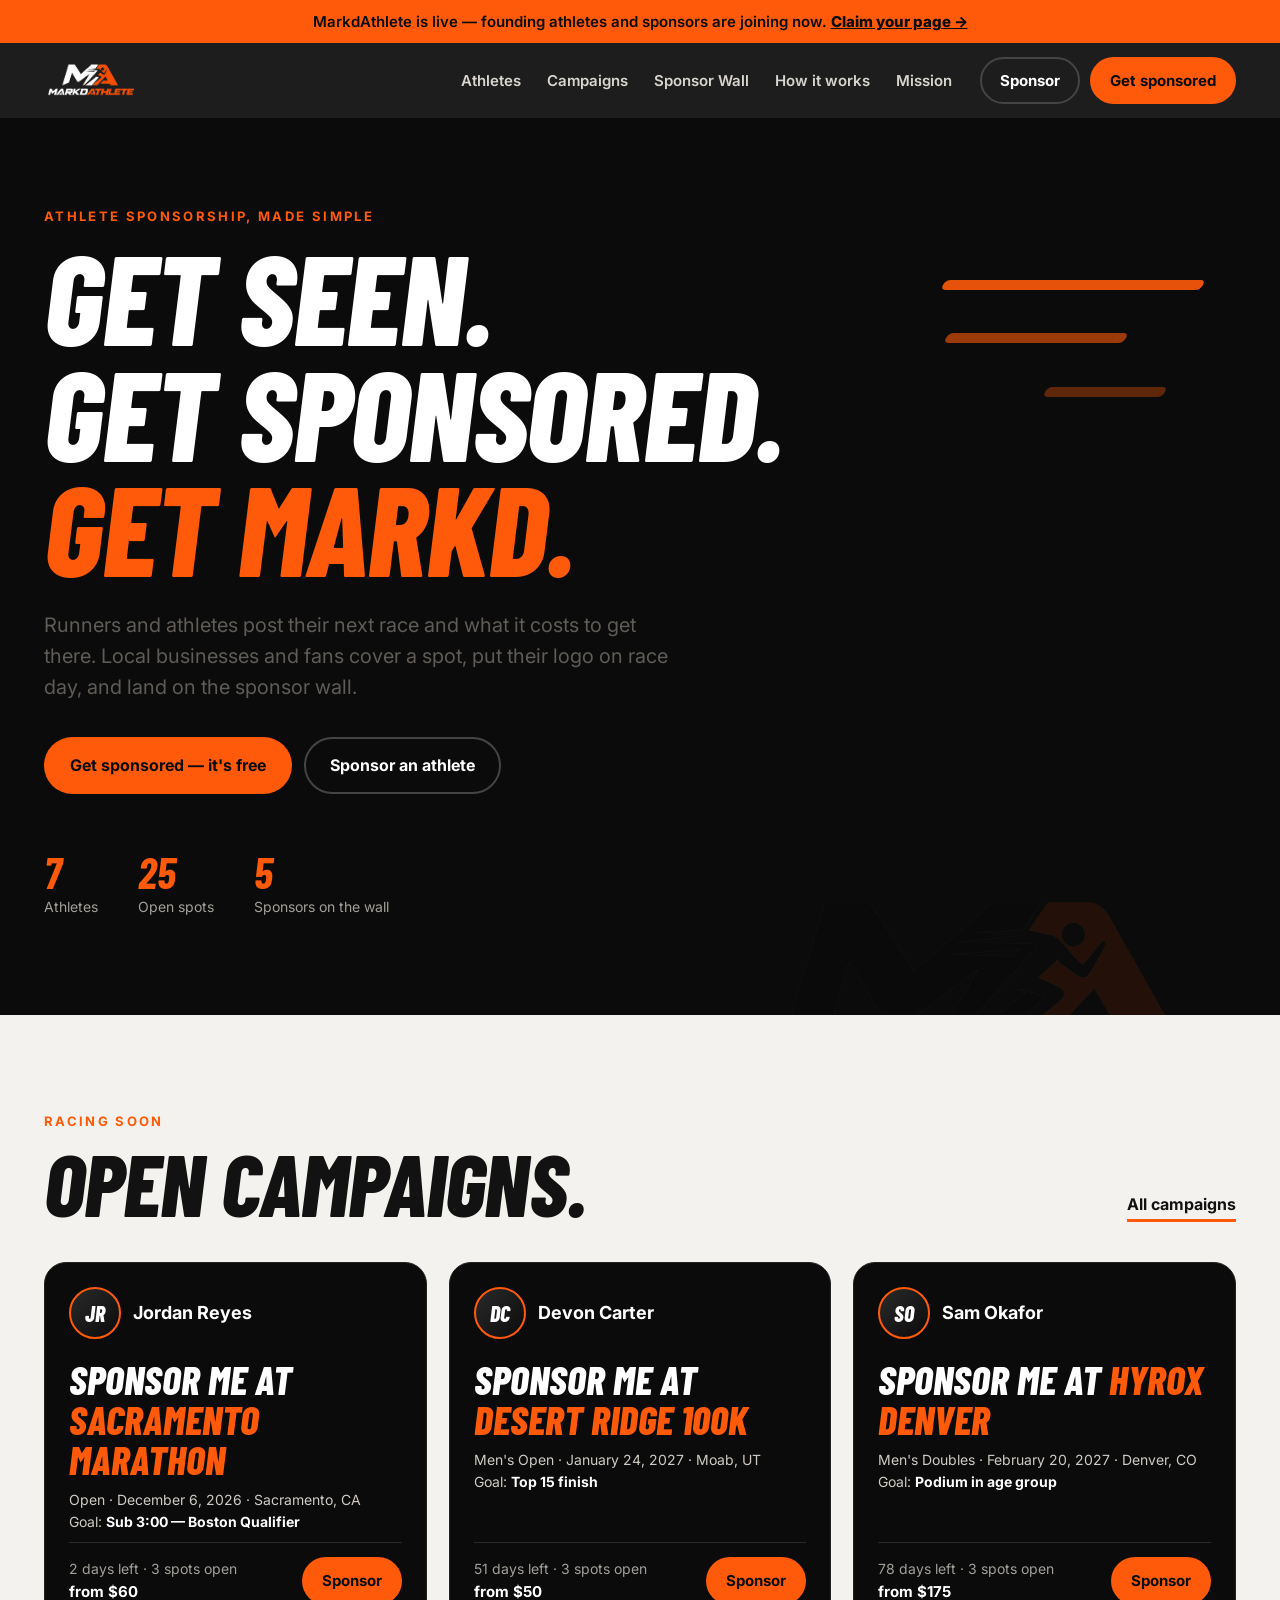
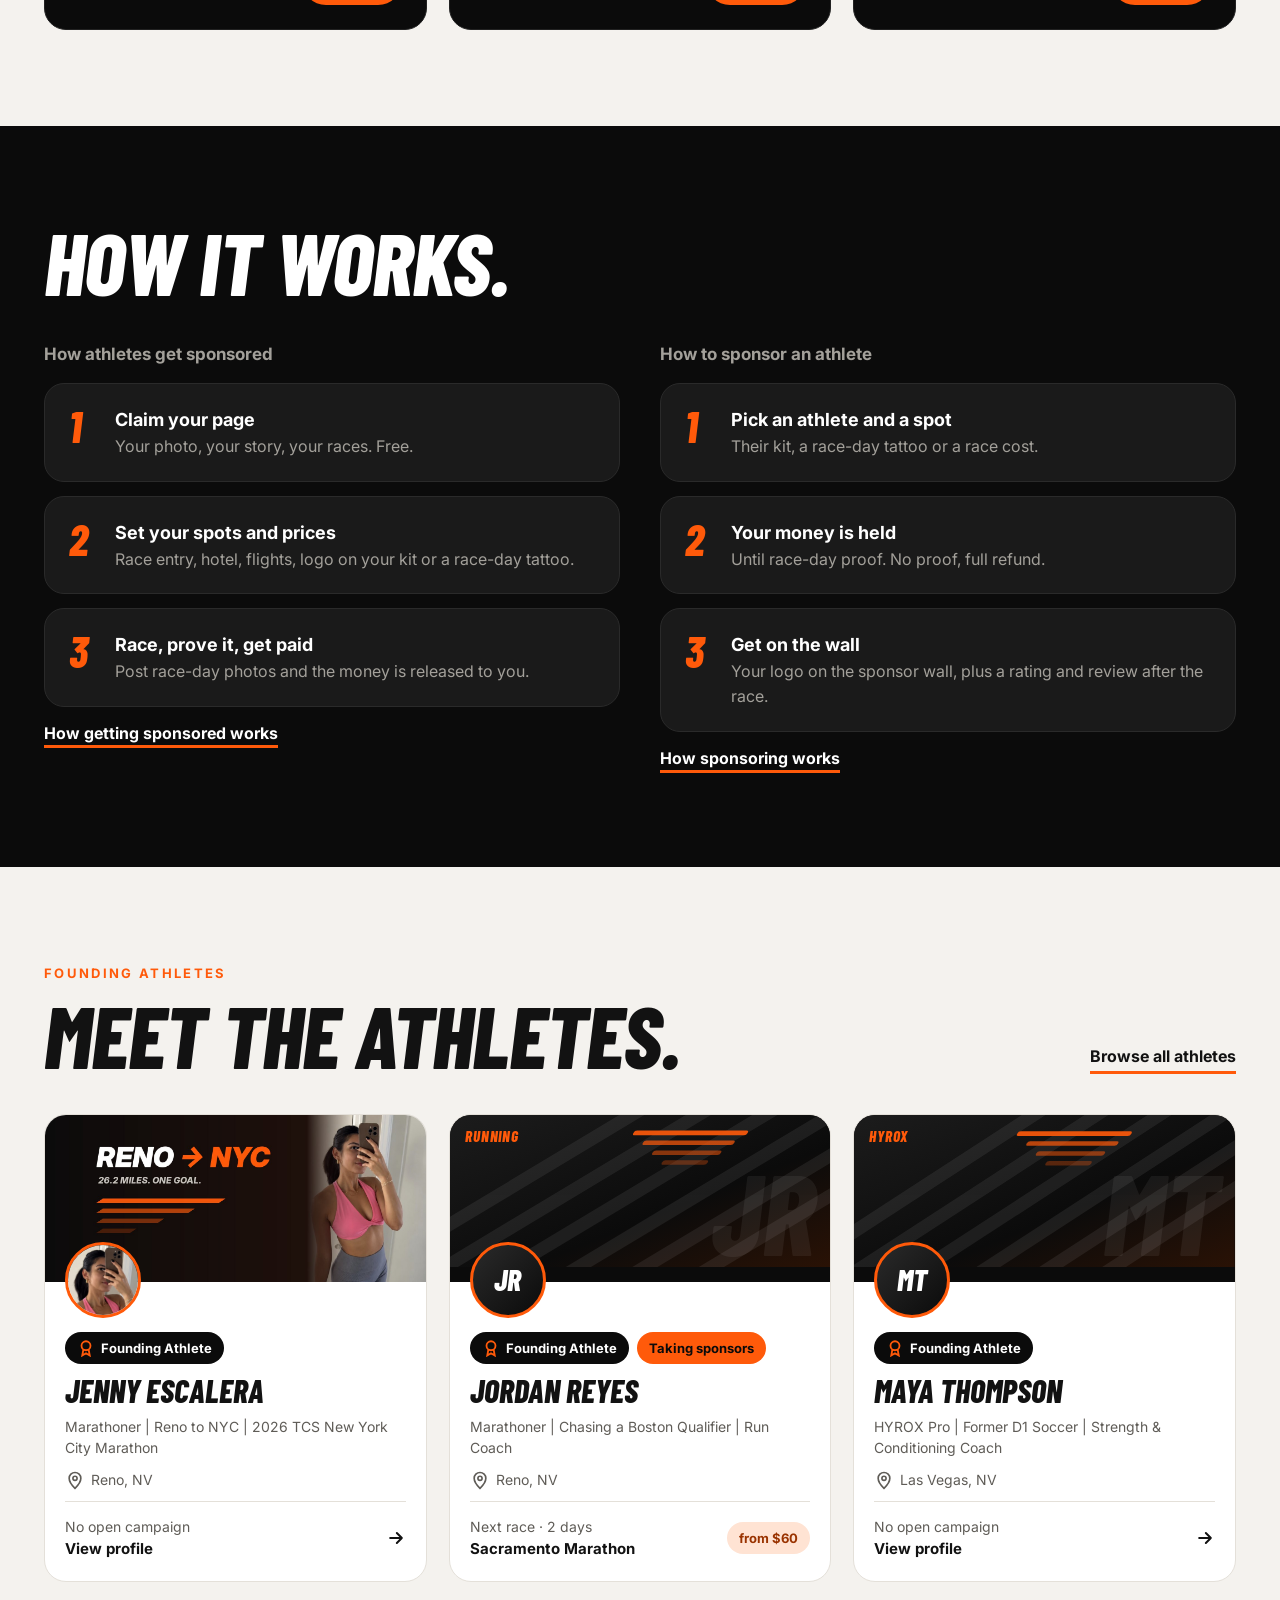
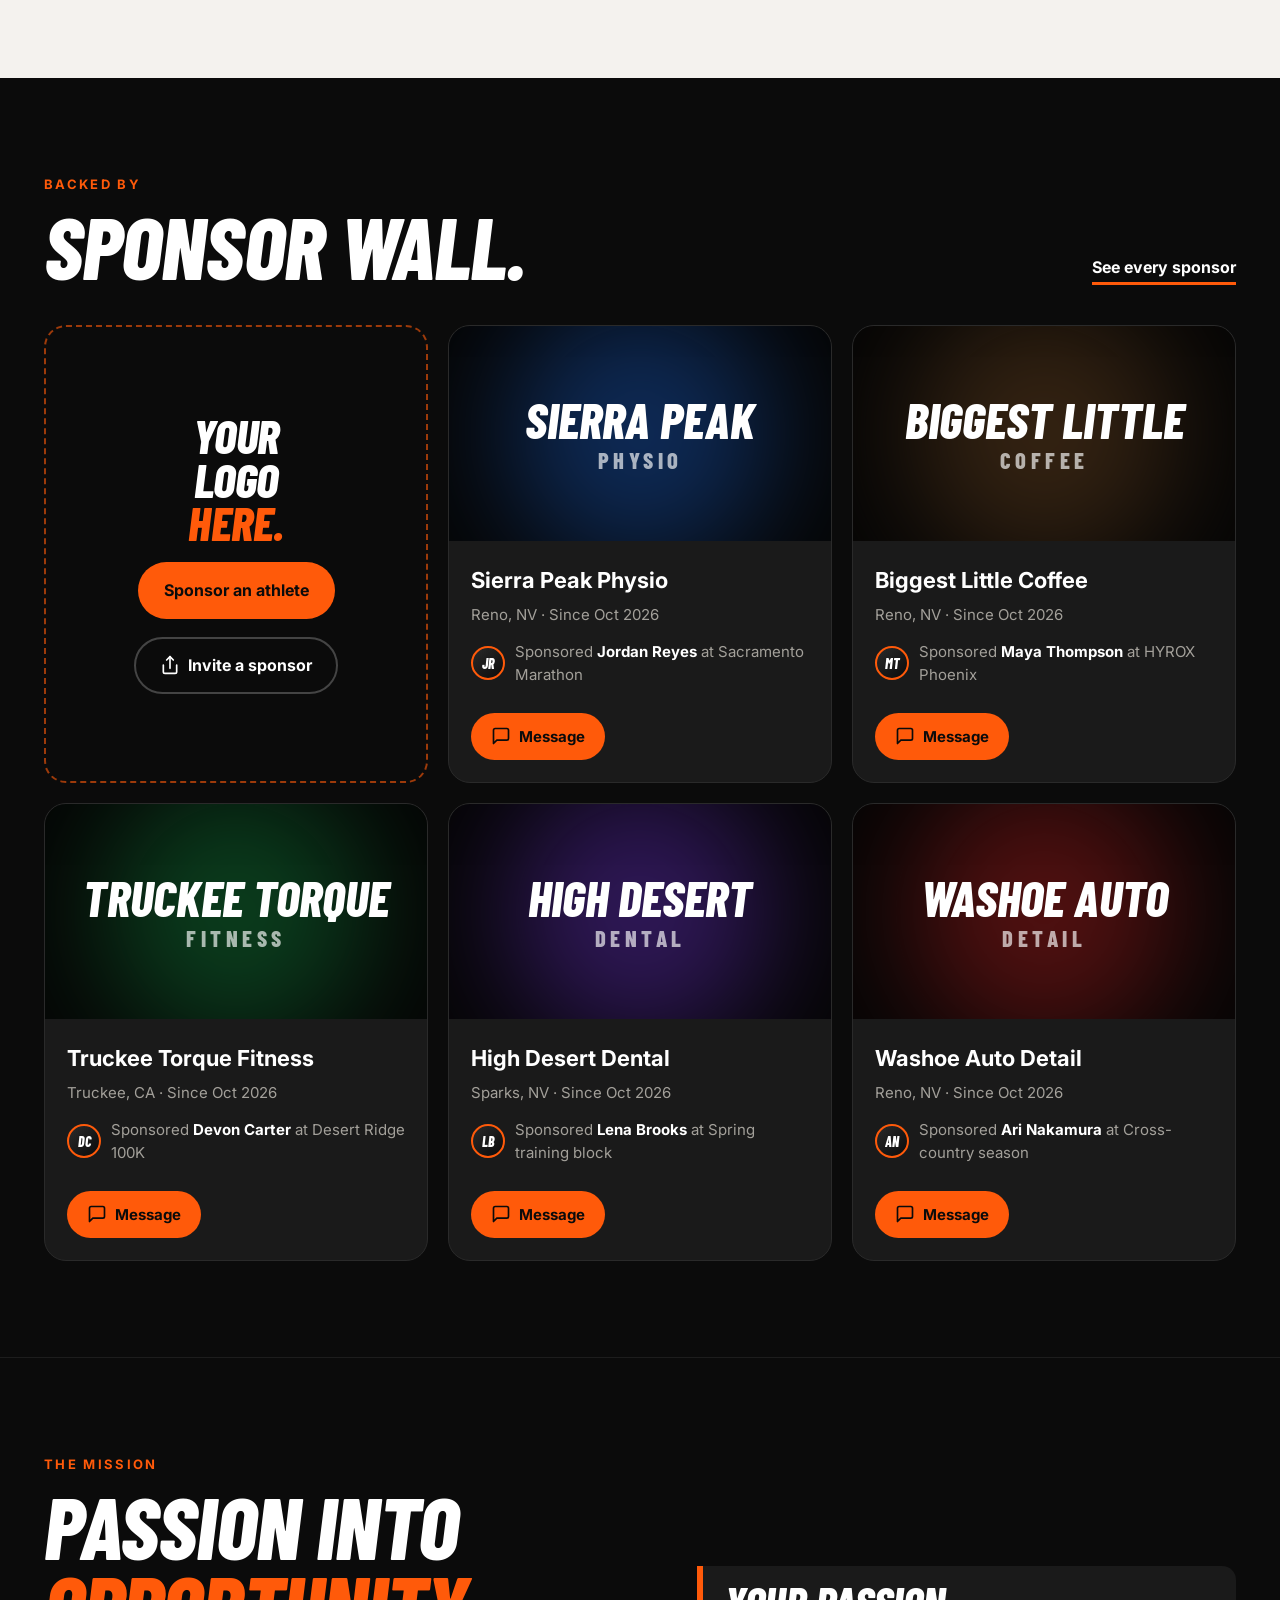
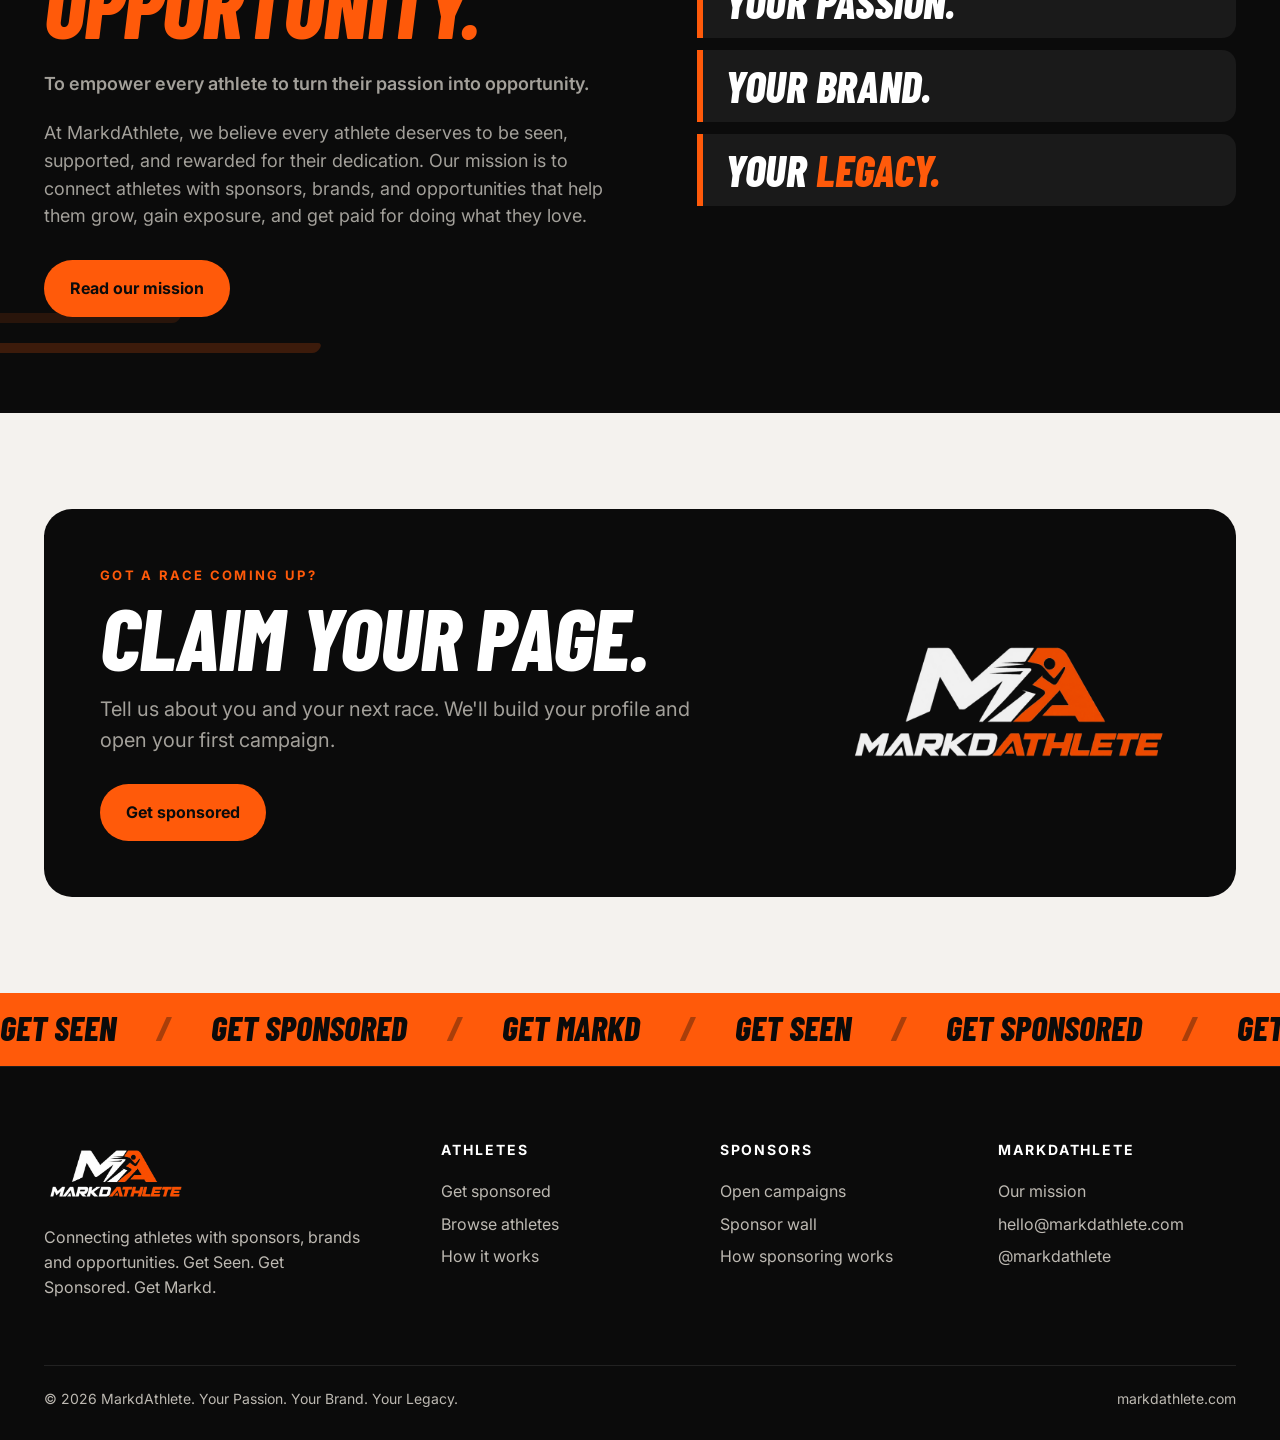
<file: index.html>
<!doctype html>
<html lang="en">
<head>
<meta charset="utf-8">
<meta name="viewport" content="width=device-width, initial-scale=1">
<title>MarkdAthlete — Get Seen. Get Sponsored. Get Markd.</title>
<meta name="description" content="MarkdAthlete connects runners and athletes with sponsors. Athletes post their races and the costs to cover; sponsors back them and get seen on race day.">
<meta property="og:title" content="MarkdAthlete — Get Seen. Get Sponsored. Get Markd.">
<meta property="og:description" content="Sponsor an athlete's next race. Your logo on their kit, your name on the sponsor wall.">
<meta property="og:image" content="https://markdathlete.com/assets/img/og.png">
<meta name="theme-color" content="#0b0b0b">
<link rel="icon" href="assets/img/favicon.png">
<link rel="preconnect" href="https://fonts.googleapis.com"><link rel="preconnect" href="https://fonts.gstatic.com" crossorigin>
<link href="https://fonts.googleapis.com/css2?family=Barlow+Condensed:ital,wght@1,700;1,800&family=Inter:wght@400;500;600;700;800&display=swap" rel="stylesheet">
<link rel="stylesheet" href="assets/css/style.css?v=2">
</head>
<body data-page="home">
<div id="site-header"></div>

<section class="hero">
  <div class="speed" aria-hidden="true"><i></i><i></i><i></i></div>
  <img class="hero-figure" src="assets/img/mark.png" alt="" aria-hidden="true">
  <div class="wrap">
    <p class="eyebrow">Athlete sponsorship, made simple</p>
    <h1 class="display h-xl">Get seen.<br>Get sponsored.<br><span class="hl">Get Markd.</span></h1>
    <p class="lead">Runners and athletes post their next race and what it costs to get there. Local businesses and fans cover a spot, put their logo on race day, and land on the sponsor wall.</p>
    <div class="hero-actions">
      <a class="btn btn-orange" href="get-sponsored.html">Get sponsored — it's free</a>
      <a class="btn btn-outline on-dark" href="campaigns.html">Sponsor an athlete</a>
    </div>
    <div class="hero-stats">
      <div><b id="stat-athletes">0</b><span>Athletes</span></div>
      <div><b id="stat-spots">0</b><span>Open spots</span></div>
      <div><b id="stat-sponsors">0</b><span>Sponsors on the wall</span></div>
    </div>
  </div>
</section>

<section class="section">
  <div class="wrap">
    <div class="section-head">
      <div><p class="eyebrow">Racing soon</p><h2 class="display h-lg">Open campaigns.</h2></div>
      <a class="link-u" href="campaigns.html">All campaigns</a>
    </div>
    <div class="grid grid-3" id="home-campaigns"></div>
  </div>
</section>

<section class="section dark" id="how">
  <div class="wrap">
    <h2 class="display h-lg" style="margin-bottom:40px">How it works.</h2>
    <div class="how">
      <div>
        <h3>How athletes get sponsored</h3>
        <div class="how-step reveal"><i>1</i><div><b>Claim your page</b><span>Your photo, your story, your races. Free.</span></div></div>
        <div class="how-step reveal"><i>2</i><div><b>Set your spots and prices</b><span>Race entry, hotel, flights, logo on your kit or a race-day tattoo.</span></div></div>
        <div class="how-step reveal"><i>3</i><div><b>Race, prove it, get paid</b><span>Post race-day photos and the money is released to you.</span></div></div>
        <a class="link-u" href="how-it-works.html#athletes">How getting sponsored works</a>
      </div>
      <div>
        <h3>How to sponsor an athlete</h3>
        <div class="how-step reveal"><i>1</i><div><b>Pick an athlete and a spot</b><span>Their kit, a race-day tattoo or a race cost.</span></div></div>
        <div class="how-step reveal"><i>2</i><div><b>Your money is held</b><span>Until race-day proof. No proof, full refund.</span></div></div>
        <div class="how-step reveal"><i>3</i><div><b>Get on the wall</b><span>Your logo on the sponsor wall, plus a rating and review after the race.</span></div></div>
        <a class="link-u" href="how-it-works.html#sponsors">How sponsoring works</a>
      </div>
    </div>
  </div>
</section>

<section class="section">
  <div class="wrap">
    <div class="section-head">
      <div><p class="eyebrow">Founding athletes</p><h2 class="display h-lg">Meet the athletes.</h2></div>
      <a class="link-u" href="athletes.html">Browse all athletes</a>
    </div>
    <div class="grid grid-3" id="home-athletes"></div>
  </div>
</section>

<section class="section dark">
  <div class="wrap">
    <div class="section-head">
      <div><p class="eyebrow">Backed by</p><h2 class="display h-lg">Sponsor wall.</h2></div>
      <a class="link-u" href="sponsors.html">See every sponsor</a>
    </div>
    <div class="wall" id="home-wall"></div>
  </div>
</section>

<section class="section dark mission" style="border-top:1px solid #1d1d1d">
  <div class="speed" aria-hidden="true"><i></i><i></i></div>
  <div class="wrap mission-grid">
    <div>
      <p class="eyebrow">The mission</p>
      <h2 class="display h-lg" style="margin-bottom:28px">Passion into <span class="hl">opportunity.</span></h2>
      <p class="big">To empower every athlete to turn their passion into opportunity.</p>
      <p>At MarkdAthlete, we believe every athlete deserves to be seen, supported, and rewarded for their dedication. Our mission is to connect athletes with sponsors, brands, and opportunities that help them grow, gain exposure, and get paid for doing what they love.</p>
      <a class="btn btn-orange" href="about.html" style="margin-top:12px">Read our mission</a>
    </div>
    <div class="pillars">
      <div class="pillar reveal">Your Passion.</div>
      <div class="pillar reveal">Your Brand.</div>
      <div class="pillar reveal">Your <span class="hl">Legacy.</span></div>
    </div>
  </div>
</section>

<section class="section">
  <div class="wrap">
    <div class="cta-band">
      <div>
        <p class="eyebrow">Got a race coming up?</p>
        <h2 class="display h-lg">Claim your page.</h2>
        <p class="lead" style="color:#a3a09a;margin:18px 0 28px">Tell us about you and your next race. We'll build your profile and open your first campaign.</p>
        <a class="btn btn-orange" href="get-sponsored.html">Get sponsored</a>
      </div>
      <img src="assets/img/logo-light.png" alt="">
    </div>
  </div>
</section>

<div id="site-footer"></div>
<script src="assets/js/data.js?v=2"></script>
<script src="assets/js/app.js?v=2"></script>
</body>
</html>
</file>
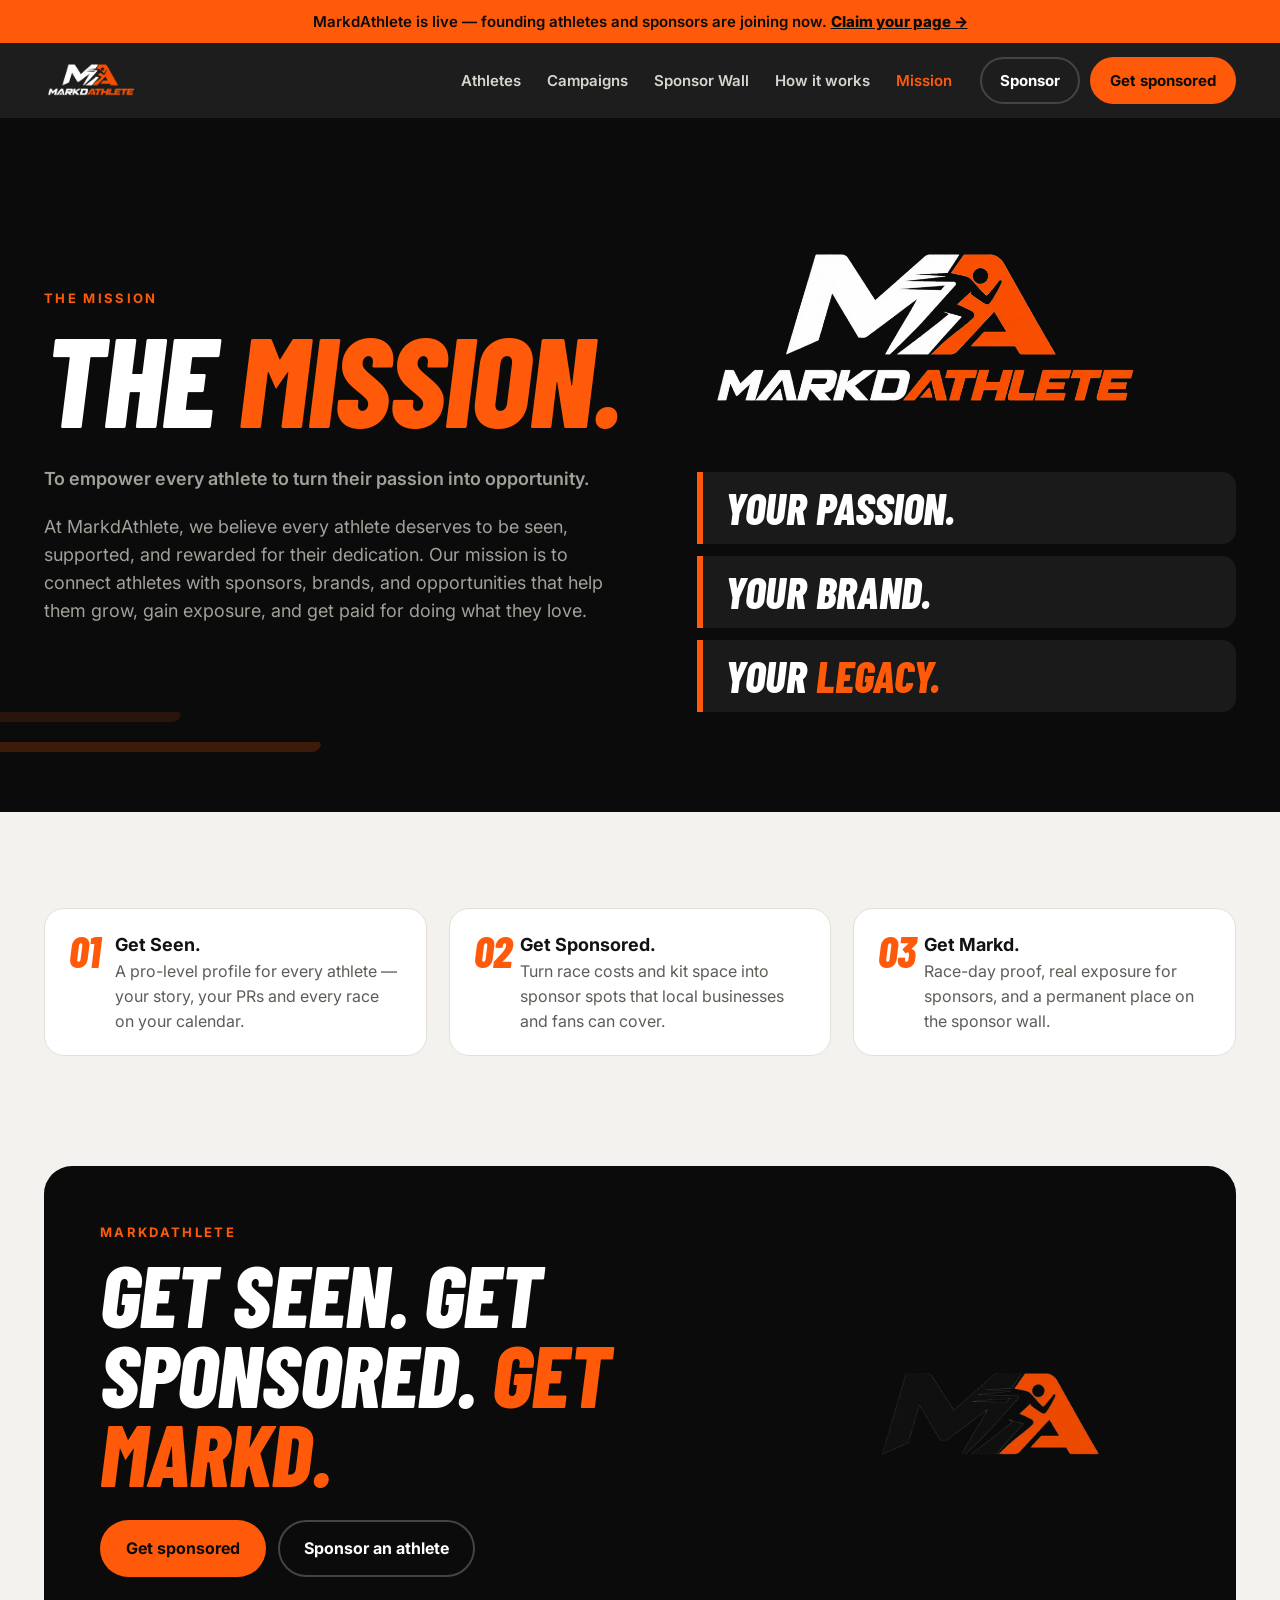
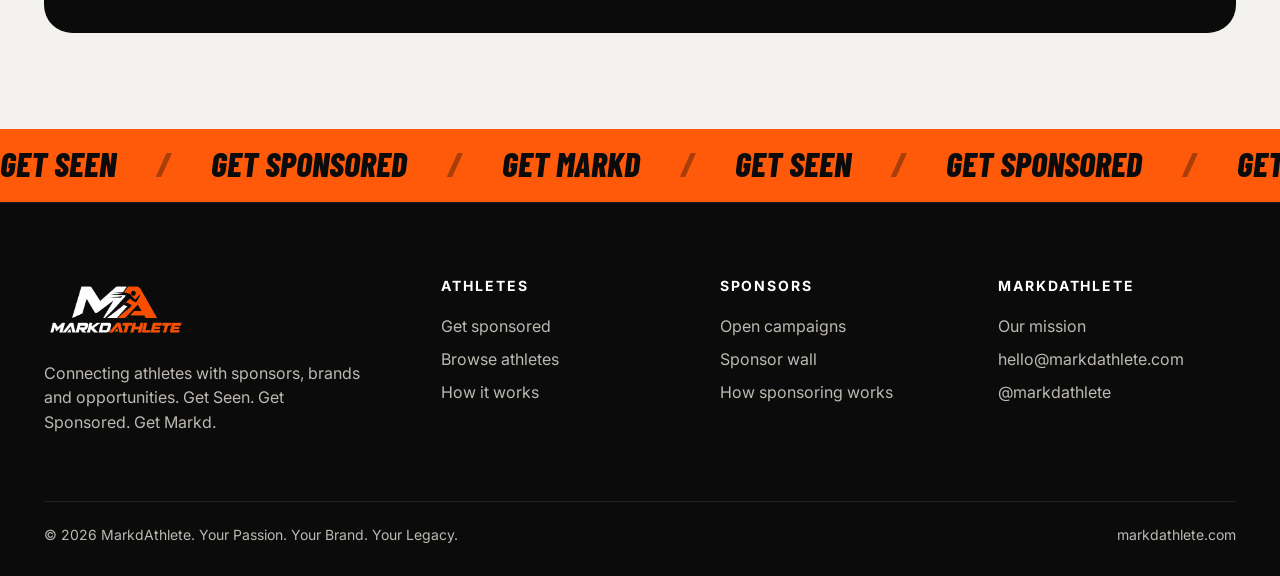
<file: about.html>
<!doctype html>
<html lang="en">
<head>
<meta charset="utf-8">
<meta name="viewport" content="width=device-width, initial-scale=1">
<title>The Mission — MarkdAthlete</title>
<meta name="description" content="To empower every athlete to turn their passion into opportunity. MarkdAthlete connects athletes with sponsors, brands and opportunities.">
<meta name="theme-color" content="#0b0b0b">
<link rel="icon" href="assets/img/favicon.png">
<link rel="preconnect" href="https://fonts.googleapis.com"><link rel="preconnect" href="https://fonts.gstatic.com" crossorigin>
<link href="https://fonts.googleapis.com/css2?family=Barlow+Condensed:ital,wght@1,700;1,800&family=Inter:wght@400;500;600;700;800&display=swap" rel="stylesheet">
<link rel="stylesheet" href="assets/css/style.css?v=2">
</head>
<body data-page="about">
<div id="site-header"></div>

<section class="section dark mission" style="padding:100px 0">
  <div class="speed" aria-hidden="true"><i></i><i></i></div>
  <div class="wrap mission-grid">
    <div>
      <p class="eyebrow">The mission</p>
      <h1 class="display h-xl" style="margin-bottom:32px">The <span class="hl">mission.</span></h1>
      <p class="big">To empower every athlete to turn their passion into opportunity.</p>
      <p>At MarkdAthlete, we believe every athlete deserves to be seen, supported, and rewarded for their dedication. Our mission is to connect athletes with sponsors, brands, and opportunities that help them grow, gain exposure, and get paid for doing what they love.</p>
    </div>
    <div>
      <img src="assets/img/logo-light.png" alt="MarkdAthlete logo" style="max-width:460px;width:100%;margin-bottom:32px">
      <div class="pillars">
        <div class="pillar reveal">Your Passion.</div>
        <div class="pillar reveal">Your Brand.</div>
        <div class="pillar reveal">Your <span class="hl">Legacy.</span></div>
      </div>
    </div>
  </div>
</section>

<section class="section">
  <div class="wrap">
    <div class="grid grid-3">
      <div class="how-step reveal"><i>01</i><div><b>Get Seen.</b><span>A pro-level profile for every athlete — your story, your PRs and every race on your calendar.</span></div></div>
      <div class="how-step reveal"><i>02</i><div><b>Get Sponsored.</b><span>Turn race costs and kit space into sponsor spots that local businesses and fans can cover.</span></div></div>
      <div class="how-step reveal"><i>03</i><div><b>Get Markd.</b><span>Race-day proof, real exposure for sponsors, and a permanent place on the sponsor wall.</span></div></div>
    </div>
  </div>
</section>

<section class="section" style="padding-top:0">
  <div class="wrap">
    <div class="cta-band">
      <div>
        <p class="eyebrow">MarkdAthlete</p>
        <h2 class="display h-lg">Get seen. Get sponsored. <span class="hl">Get Markd.</span></h2>
        <div style="display:flex;gap:12px;flex-wrap:wrap;margin-top:28px">
          <a class="btn btn-orange" href="get-sponsored.html">Get sponsored</a>
          <a class="btn btn-outline on-dark" href="campaigns.html">Sponsor an athlete</a>
        </div>
      </div>
      <img src="assets/img/mark.png" alt="">
    </div>
  </div>
</section>

<div id="site-footer"></div>
<script src="assets/js/data.js?v=2"></script>
<script src="assets/js/app.js?v=2"></script>
</body>
</html>
</file>
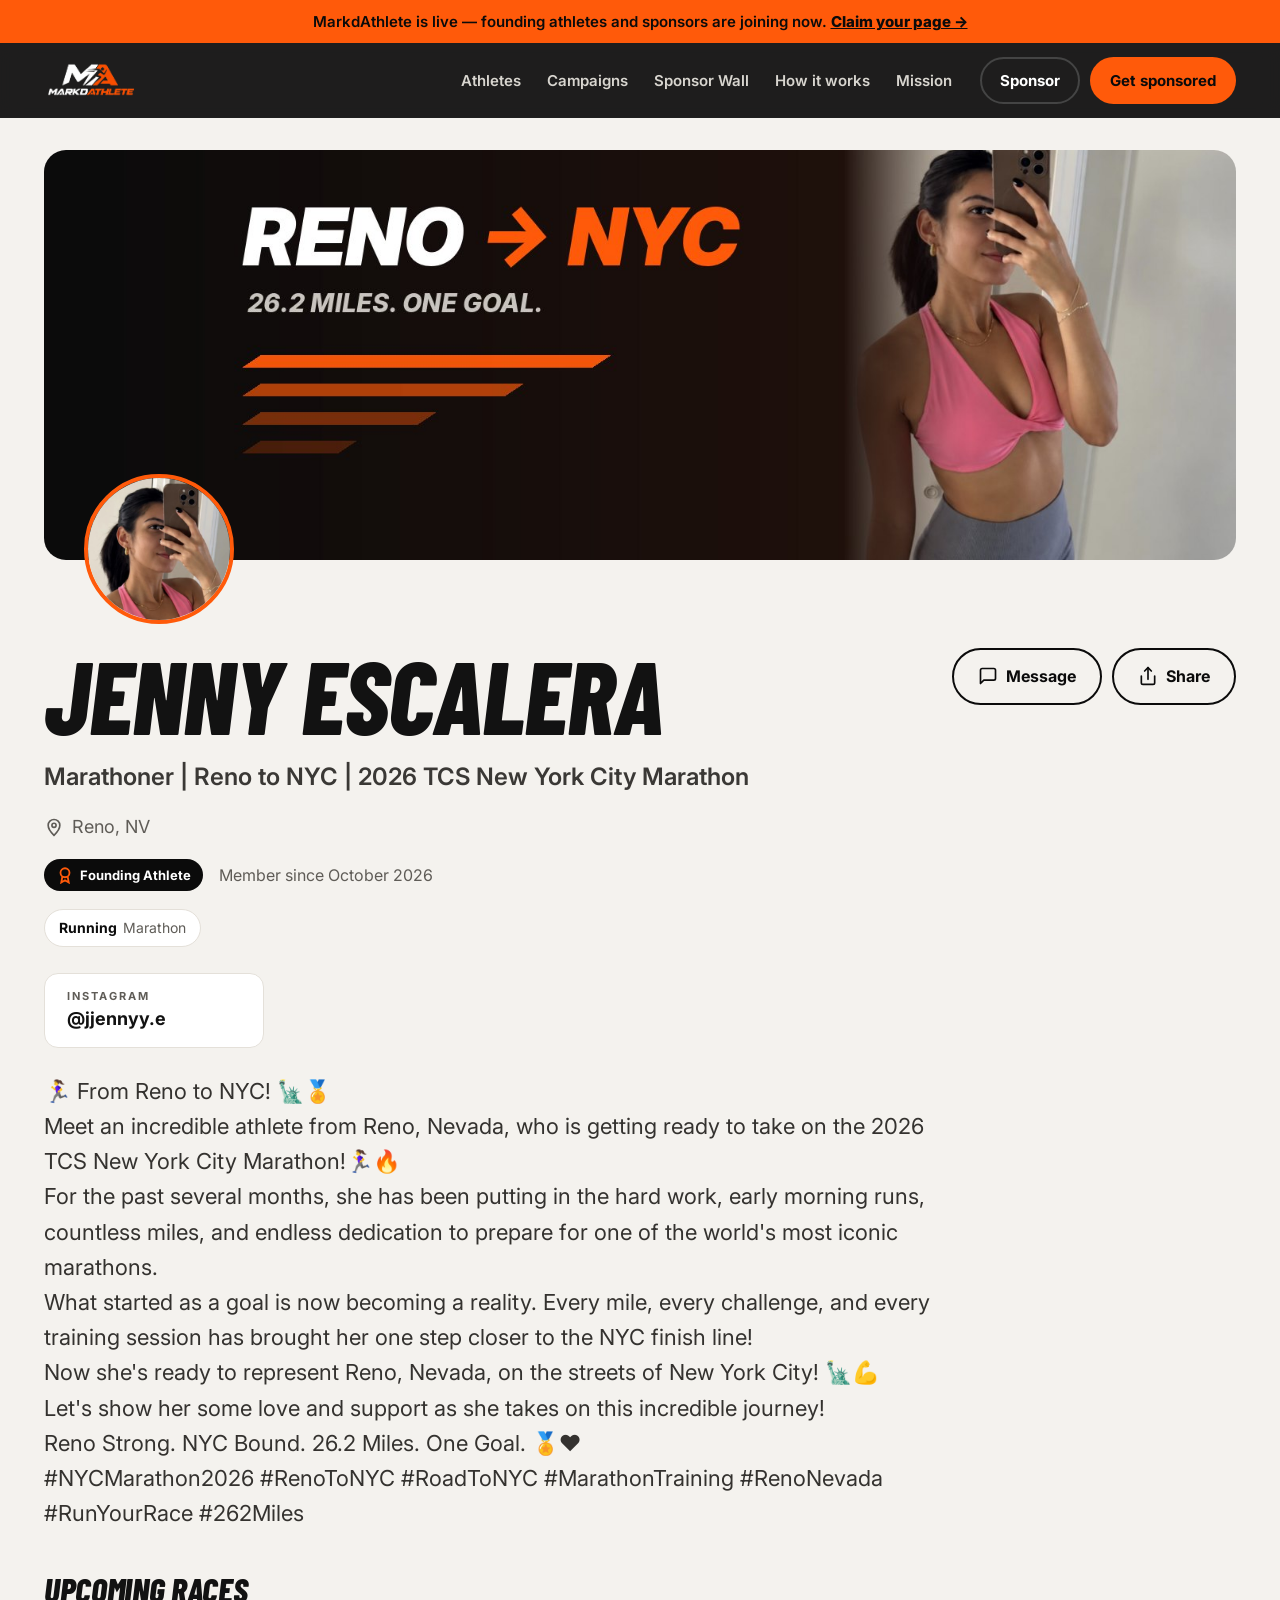
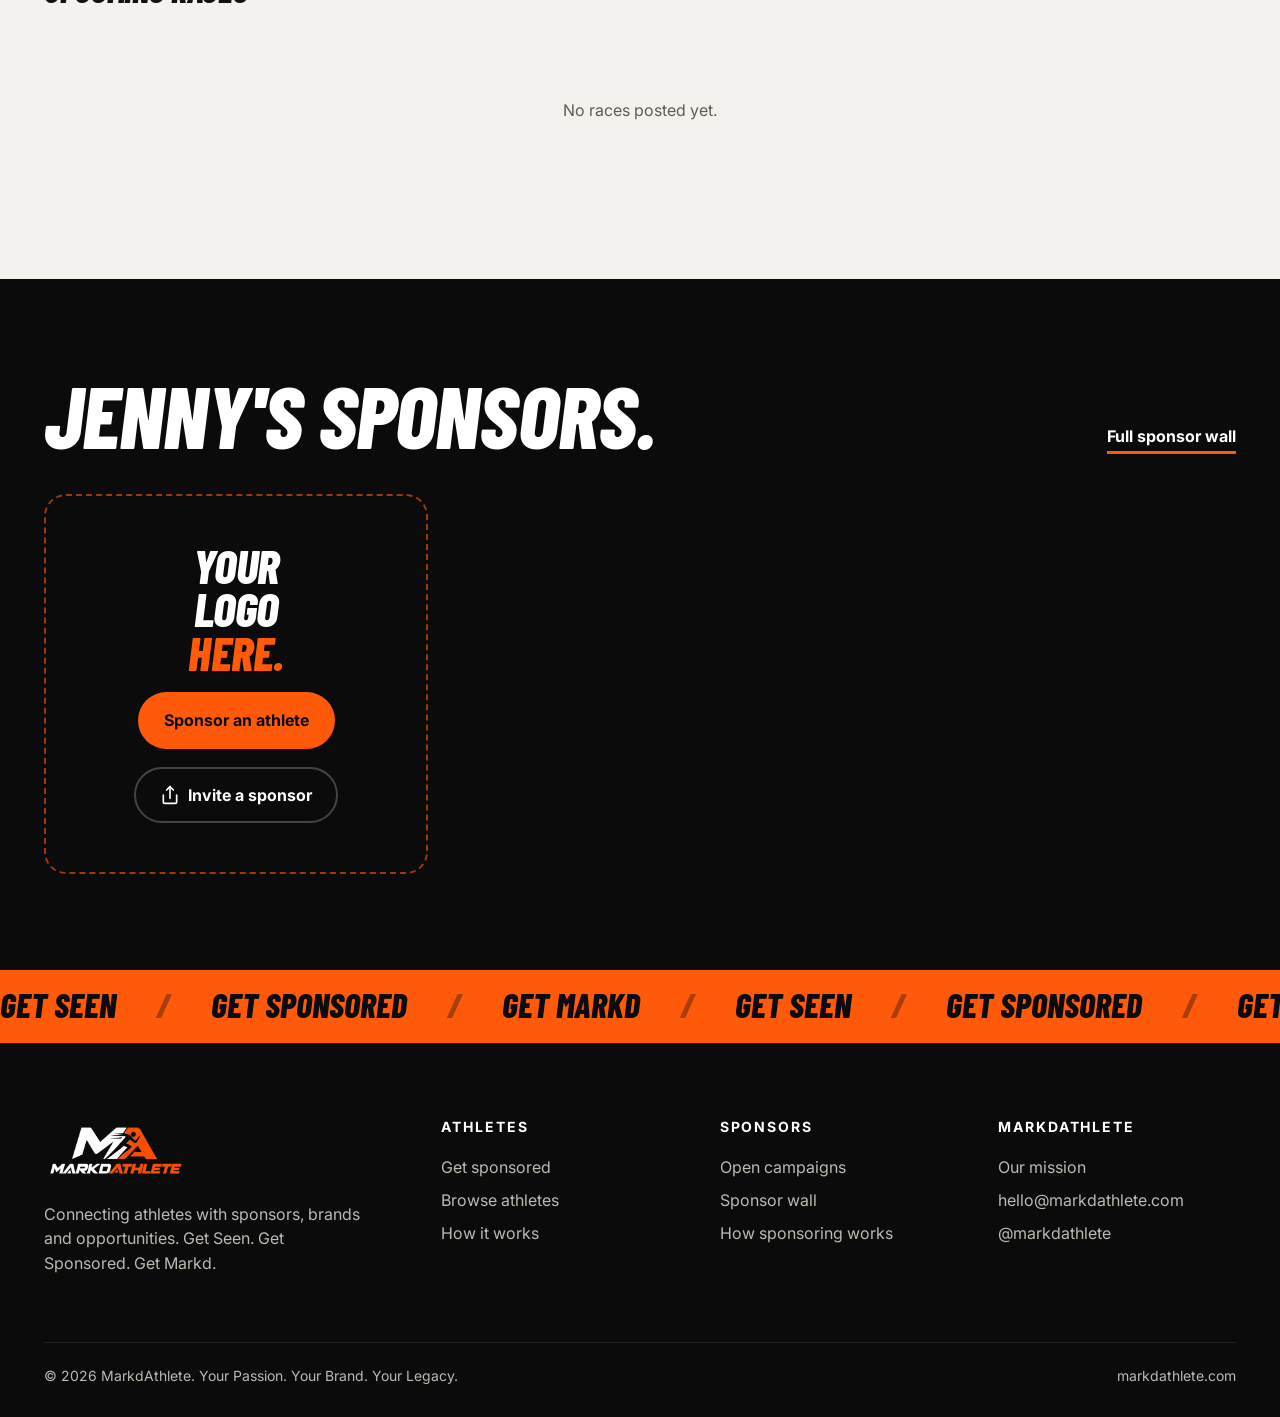
<file: athlete.html>
<!doctype html>
<html lang="en">
<head>
<meta charset="utf-8">
<meta name="viewport" content="width=device-width, initial-scale=1">
<title>Athlete — MarkdAthlete</title>
<meta name="description" content="Athlete profile, upcoming races and sponsorship spots on MarkdAthlete.">
<meta name="theme-color" content="#0b0b0b">
<link rel="icon" href="assets/img/favicon.png">
<link rel="preconnect" href="https://fonts.googleapis.com"><link rel="preconnect" href="https://fonts.gstatic.com" crossorigin>
<link href="https://fonts.googleapis.com/css2?family=Barlow+Condensed:ital,wght@1,700;1,800&family=Inter:wght@400;500;600;700;800&display=swap" rel="stylesheet">
<link rel="stylesheet" href="assets/css/style.css?v=2">
</head>
<body data-page="athlete">
<div id="site-header"></div>

<main id="profile"></main>

<div id="site-footer"></div>
<script src="assets/js/data.js?v=2"></script>
<script src="assets/js/app.js?v=2"></script>
</body>
</html>
</file>
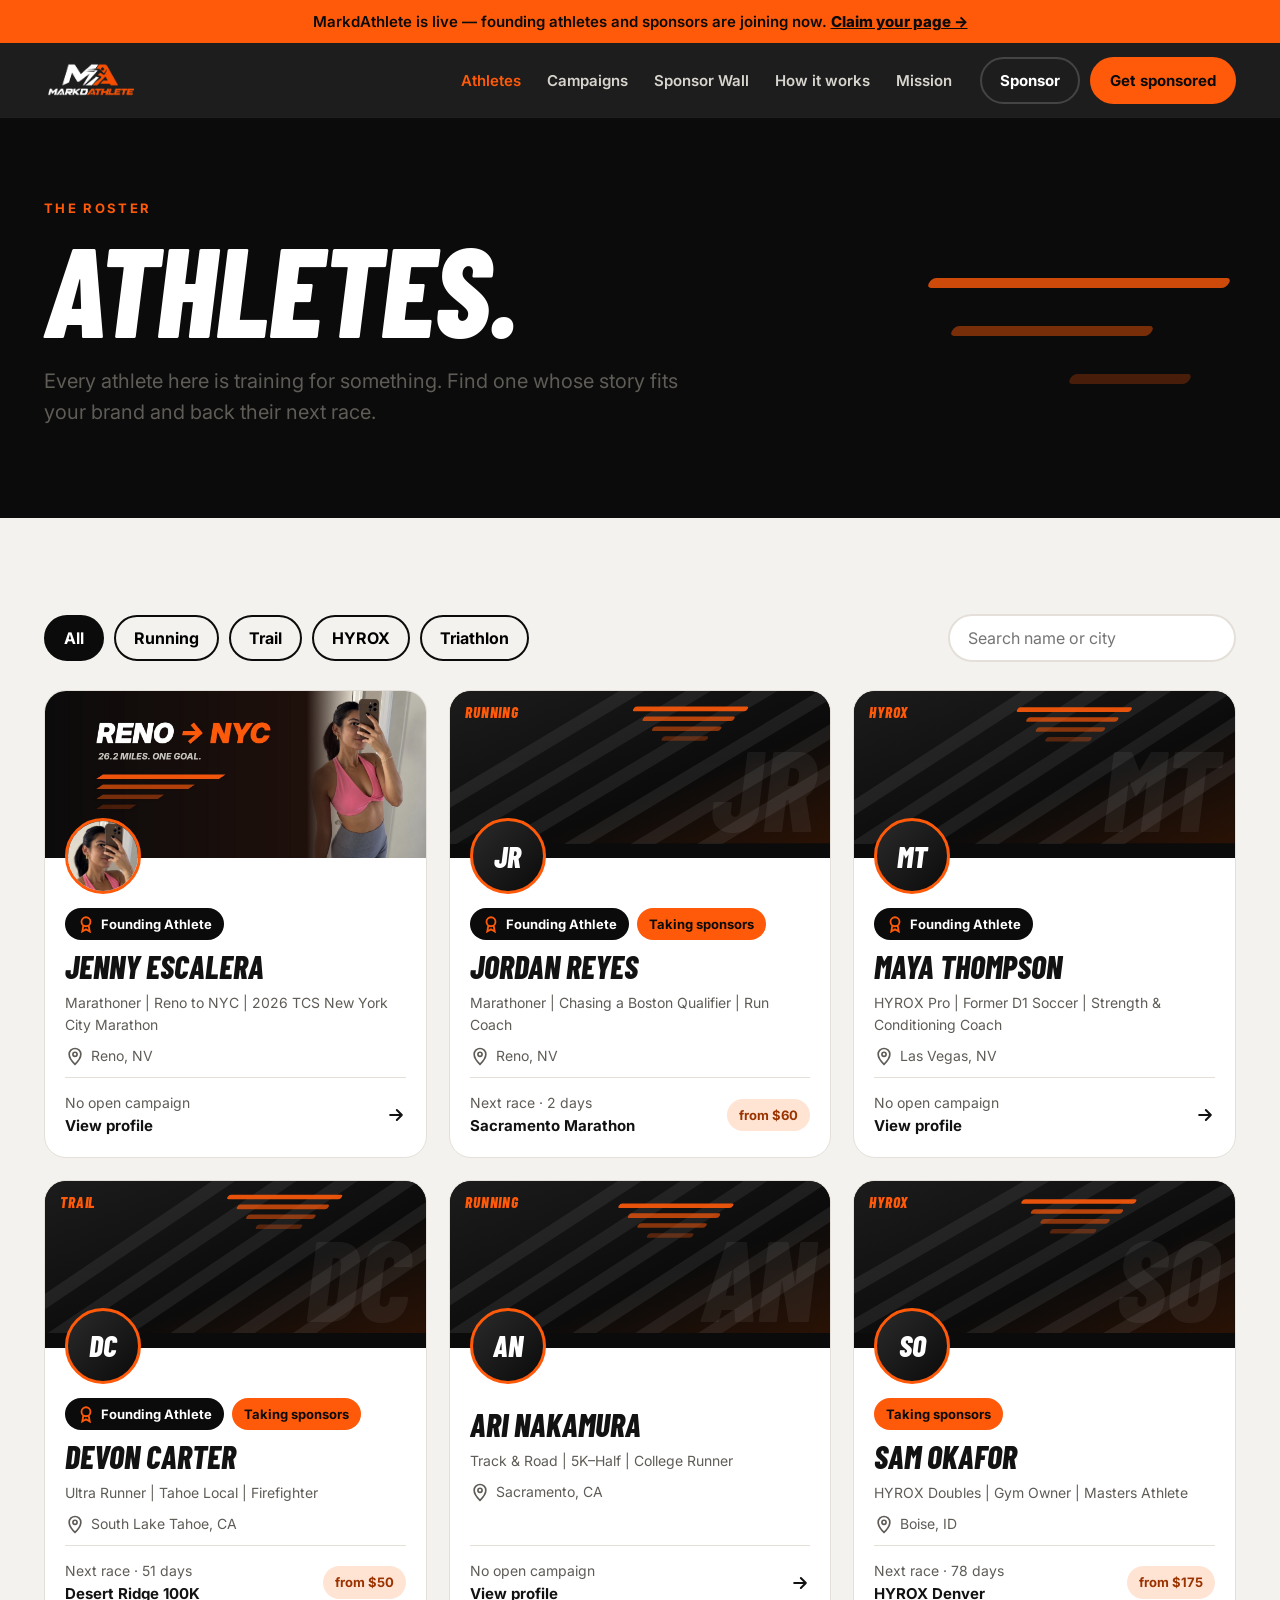
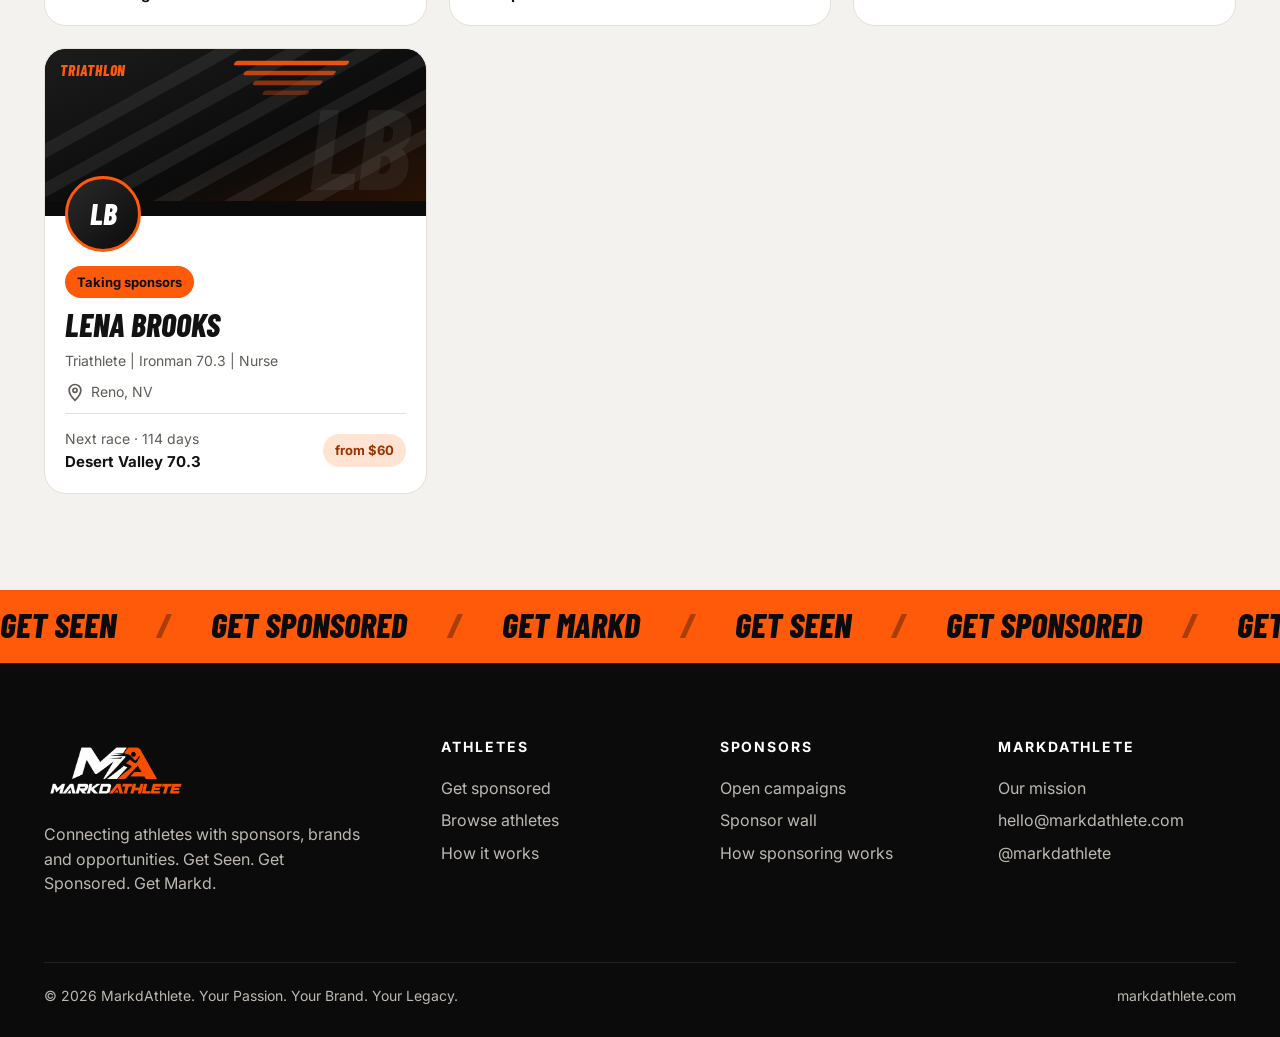
<file: athletes.html>
<!doctype html>
<html lang="en">
<head>
<meta charset="utf-8">
<meta name="viewport" content="width=device-width, initial-scale=1">
<title>Athletes — MarkdAthlete</title>
<meta name="description" content="Browse runners, HYROX athletes, triathletes and ultra runners looking for sponsors on MarkdAthlete.">
<meta name="theme-color" content="#0b0b0b">
<link rel="icon" href="assets/img/favicon.png">
<link rel="preconnect" href="https://fonts.googleapis.com"><link rel="preconnect" href="https://fonts.gstatic.com" crossorigin>
<link href="https://fonts.googleapis.com/css2?family=Barlow+Condensed:ital,wght@1,700;1,800&family=Inter:wght@400;500;600;700;800&display=swap" rel="stylesheet">
<link rel="stylesheet" href="assets/css/style.css?v=2">
</head>
<body data-page="athletes">
<div id="site-header"></div>

<section class="page-hero">
  <div class="speed" aria-hidden="true"><i></i><i></i><i></i></div>
  <div class="wrap">
    <p class="eyebrow">The roster</p>
    <h1 class="display h-xl">Athletes.</h1>
    <p class="lead">Every athlete here is training for something. Find one whose story fits your brand and back their next race.</p>
  </div>
</section>

<section class="section">
  <div class="wrap">
    <div class="filters" id="filters"></div>
    <div class="grid grid-3" id="athlete-grid"></div>
  </div>
</section>

<div id="site-footer"></div>
<script src="assets/js/data.js?v=2"></script>
<script src="assets/js/app.js?v=2"></script>
</body>
</html>
</file>
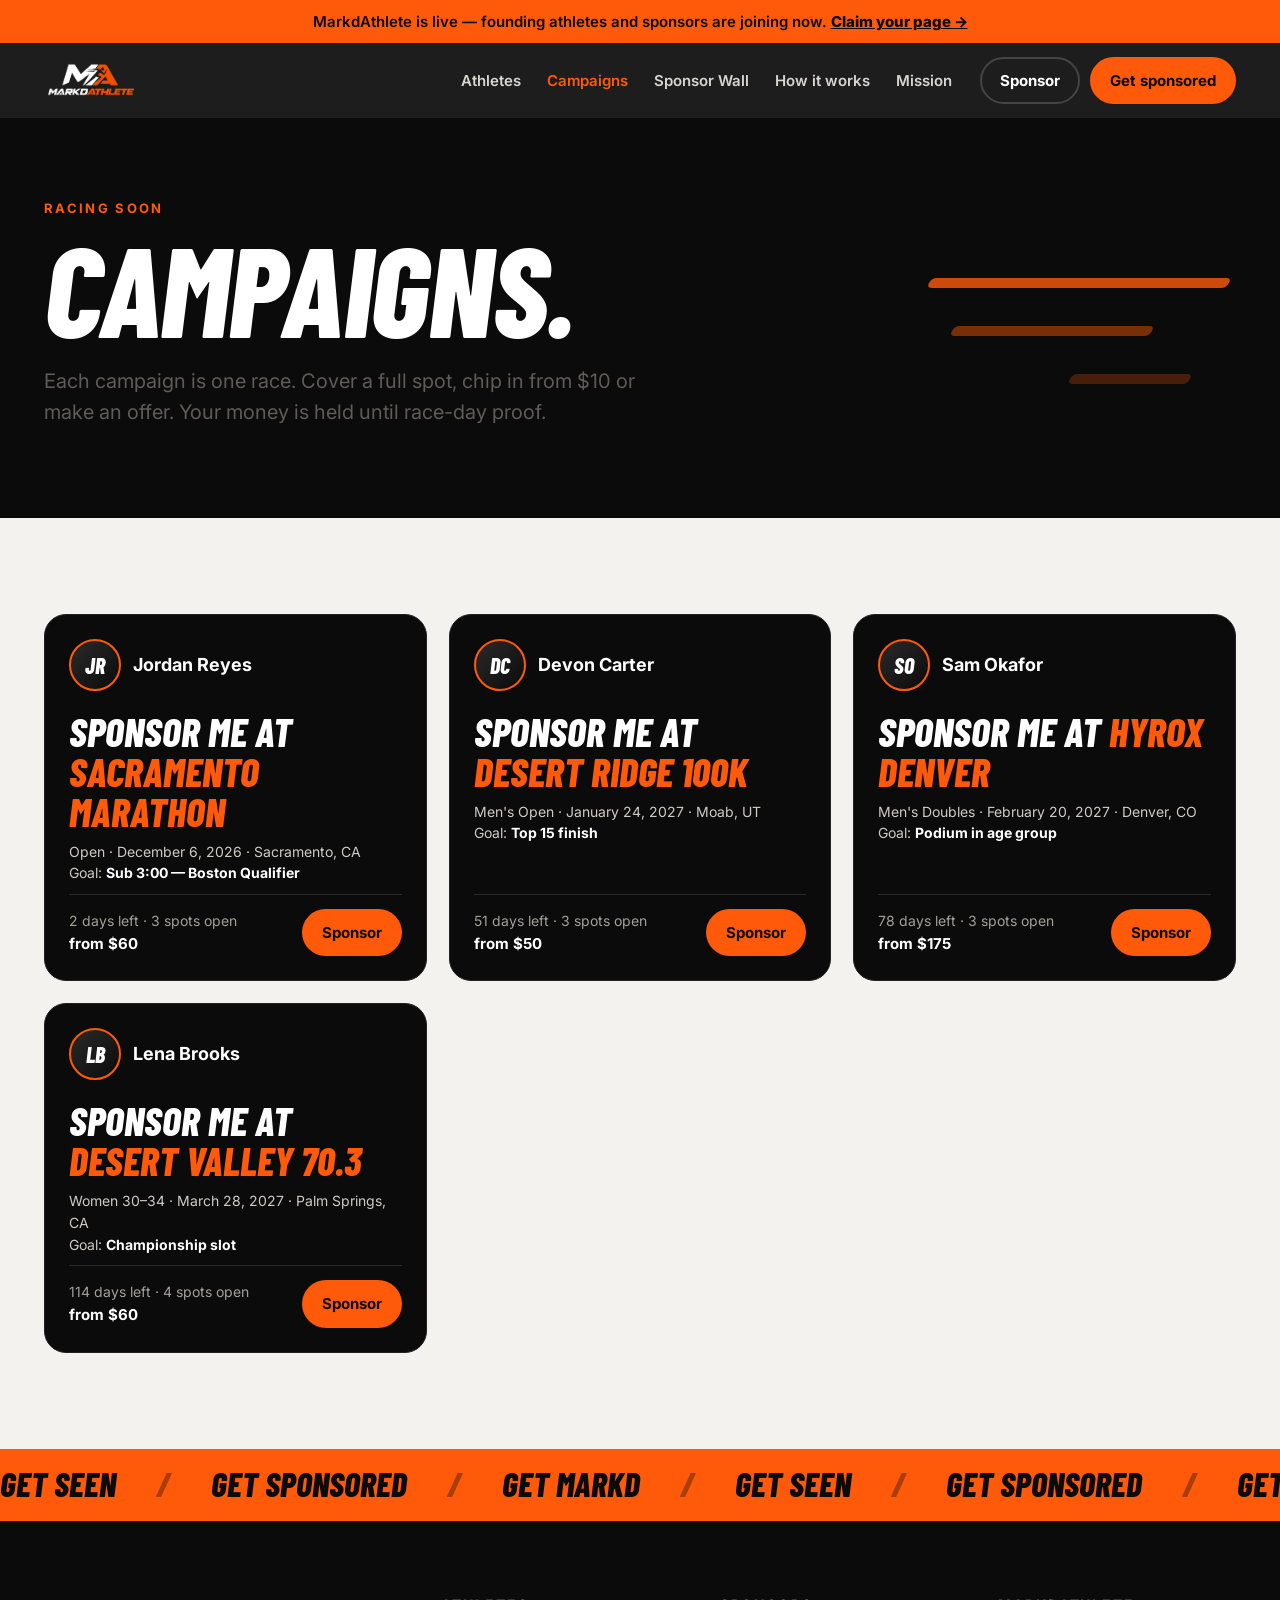
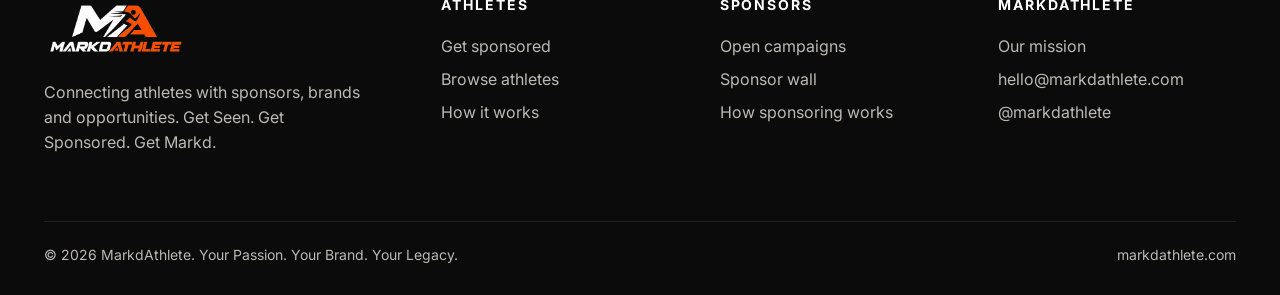
<file: campaigns.html>
<!doctype html>
<html lang="en">
<head>
<meta charset="utf-8">
<meta name="viewport" content="width=device-width, initial-scale=1">
<title>Open campaigns — MarkdAthlete</title>
<meta name="description" content="Sponsor an athlete's next race. Cover a race entry, hotel or flight, or put your logo on their kit.">
<meta name="theme-color" content="#0b0b0b">
<link rel="icon" href="assets/img/favicon.png">
<link rel="preconnect" href="https://fonts.googleapis.com"><link rel="preconnect" href="https://fonts.gstatic.com" crossorigin>
<link href="https://fonts.googleapis.com/css2?family=Barlow+Condensed:ital,wght@1,700;1,800&family=Inter:wght@400;500;600;700;800&display=swap" rel="stylesheet">
<link rel="stylesheet" href="assets/css/style.css?v=2">
</head>
<body data-page="campaigns">
<div id="site-header"></div>

<section class="page-hero">
  <div class="speed" aria-hidden="true"><i></i><i></i><i></i></div>
  <div class="wrap">
    <p class="eyebrow">Racing soon</p>
    <h1 class="display h-xl">Campaigns.</h1>
    <p class="lead">Each campaign is one race. Cover a full spot, chip in from $10 or make an offer. Your money is held until race-day proof.</p>
  </div>
</section>

<section class="section">
  <div class="wrap">
    <div class="grid grid-3" id="campaign-grid"></div>
  </div>
</section>

<div id="site-footer"></div>
<script src="assets/js/data.js?v=2"></script>
<script src="assets/js/app.js?v=2"></script>
</body>
</html>
</file>
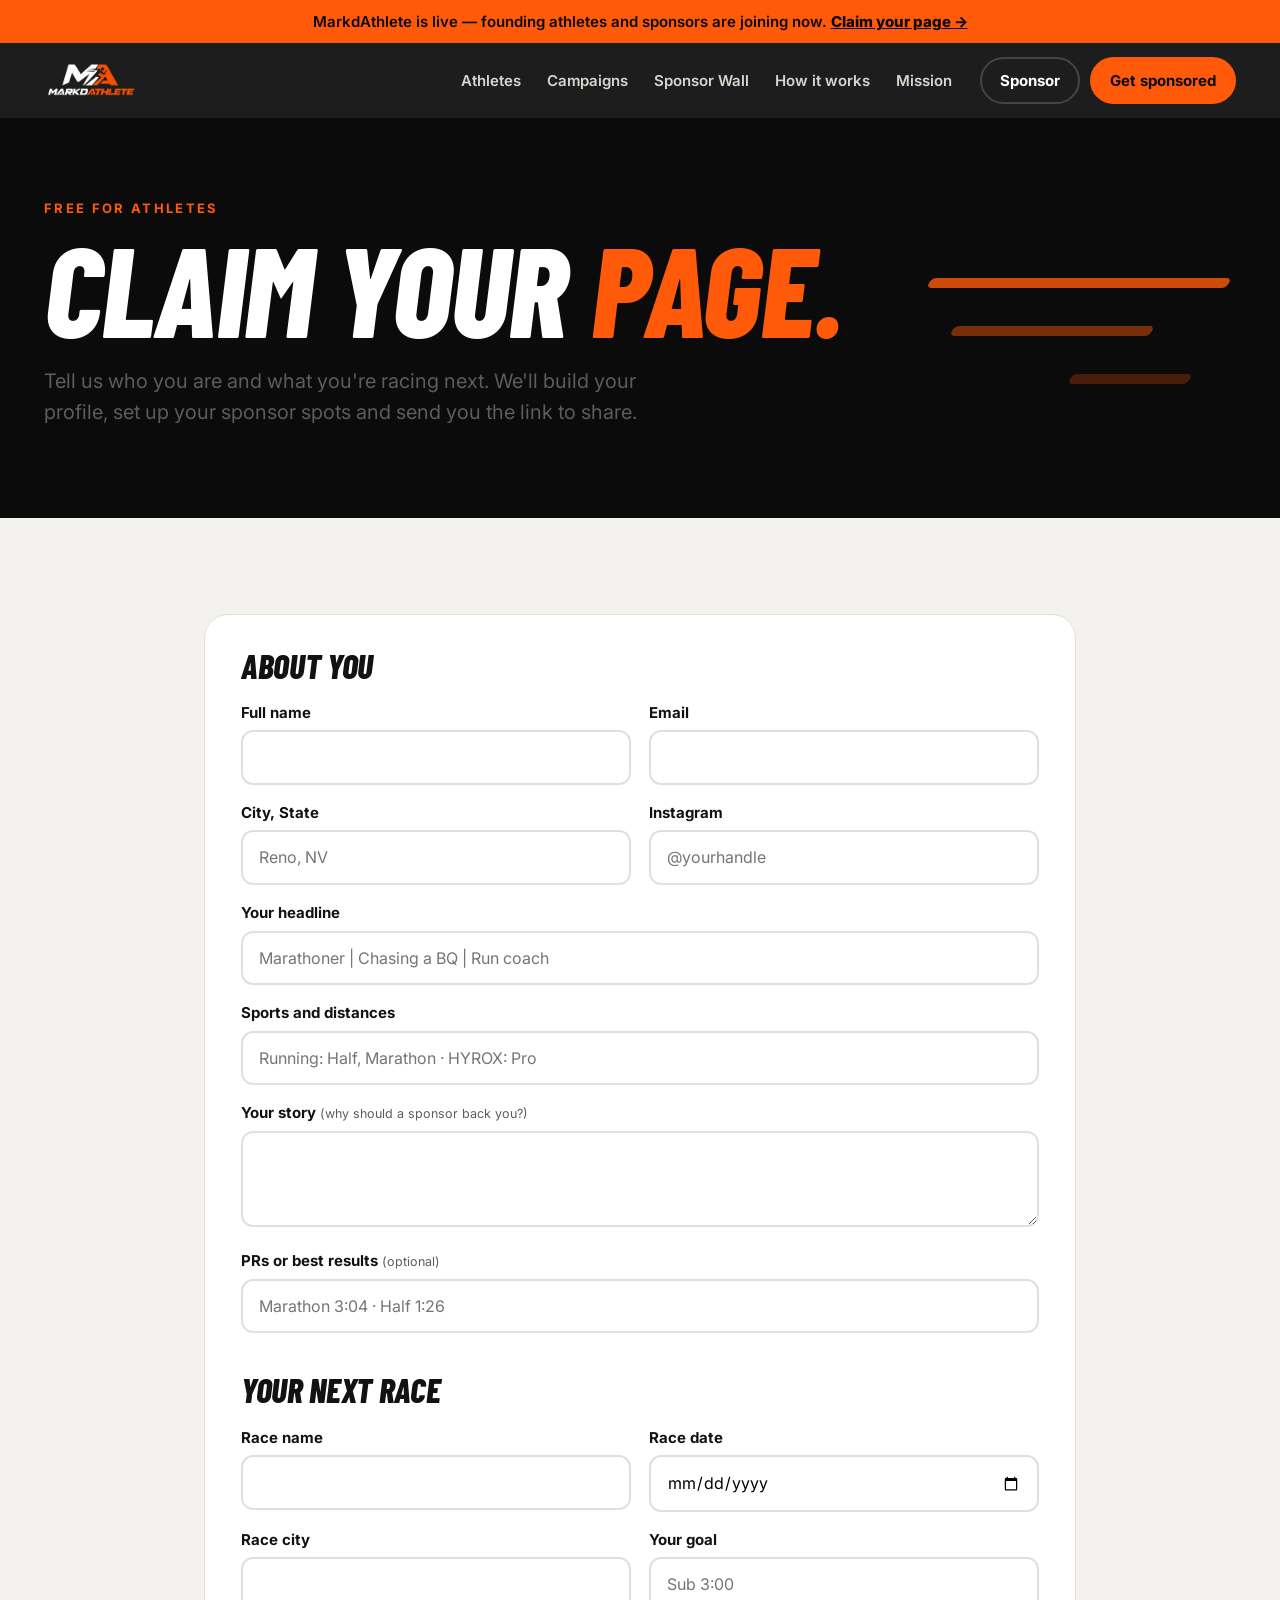
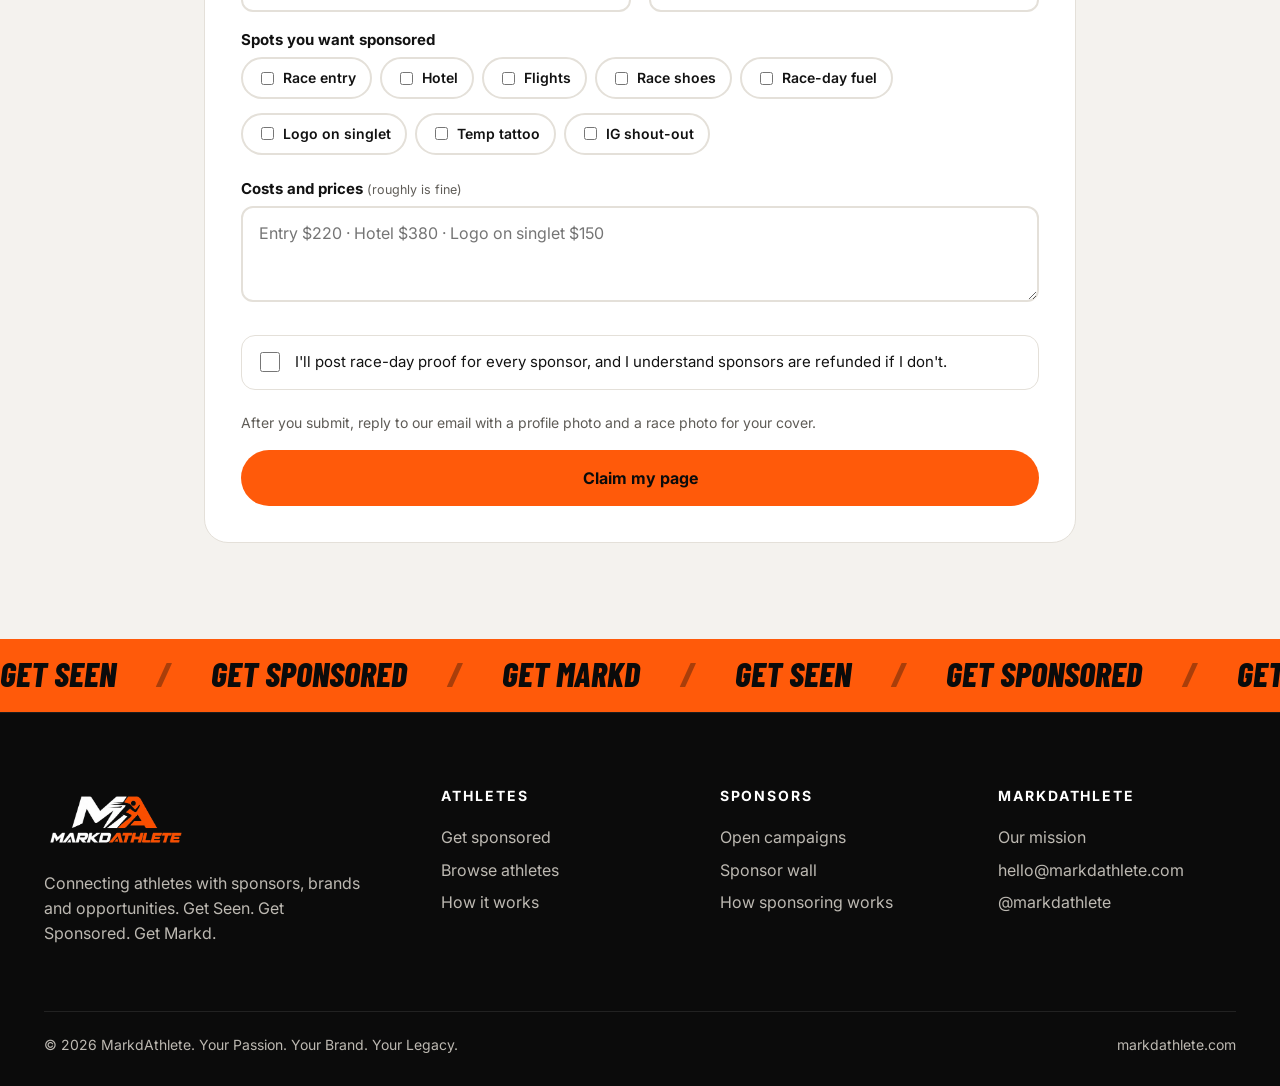
<file: get-sponsored.html>
<!doctype html>
<html lang="en">
<head>
<meta charset="utf-8">
<meta name="viewport" content="width=device-width, initial-scale=1">
<title>Get sponsored — MarkdAthlete</title>
<meta name="description" content="Claim your free athlete page on MarkdAthlete and open your first sponsorship campaign.">
<meta name="theme-color" content="#0b0b0b">
<link rel="icon" href="assets/img/favicon.png">
<link rel="preconnect" href="https://fonts.googleapis.com"><link rel="preconnect" href="https://fonts.gstatic.com" crossorigin>
<link href="https://fonts.googleapis.com/css2?family=Barlow+Condensed:ital,wght@1,700;1,800&family=Inter:wght@400;500;600;700;800&display=swap" rel="stylesheet">
<link rel="stylesheet" href="assets/css/style.css?v=2">
</head>
<body data-page="apply">
<div id="site-header"></div>

<section class="page-hero">
  <div class="speed" aria-hidden="true"><i></i><i></i><i></i></div>
  <div class="wrap">
    <p class="eyebrow">Free for athletes</p>
    <h1 class="display h-xl">Claim your <span class="hl">page.</span></h1>
    <p class="lead">Tell us who you are and what you're racing next. We'll build your profile, set up your sponsor spots and send you the link to share.</p>
  </div>
</section>

<section class="section">
  <div class="wrap" style="max-width:920px">
    <div class="form-card">
      <form id="apply-form">
        <h2 class="display h-sm" style="margin-bottom:20px">About you</h2>
        <div class="form-grid">
          <div class="field"><label for="a-name">Full name</label><input class="input" id="a-name" name="name" required autocomplete="name"></div>
          <div class="field"><label for="a-email">Email</label><input class="input" id="a-email" name="email" type="email" required autocomplete="email"></div>
          <div class="field"><label for="a-loc">City, State</label><input class="input" id="a-loc" name="location" placeholder="Reno, NV" required></div>
          <div class="field"><label for="a-ig">Instagram</label><input class="input" id="a-ig" name="instagram" placeholder="@yourhandle"></div>
          <div class="field full"><label for="a-head">Your headline</label><input class="input" id="a-head" name="headline" placeholder="Marathoner | Chasing a BQ | Run coach" maxlength="90"></div>
          <div class="field full"><label for="a-sport">Sports and distances</label><input class="input" id="a-sport" name="sports" placeholder="Running: Half, Marathon · HYROX: Pro"></div>
          <div class="field full"><label for="a-bio">Your story <small>(why should a sponsor back you?)</small></label><textarea class="input" id="a-bio" name="bio" required></textarea></div>
          <div class="field full"><label for="a-prs">PRs or best results <small>(optional)</small></label><input class="input" id="a-prs" name="prs" placeholder="Marathon 3:04 · Half 1:26"></div>
        </div>

        <h2 class="display h-sm" style="margin:26px 0 20px">Your next race</h2>
        <div class="form-grid">
          <div class="field"><label for="a-race">Race name</label><input class="input" id="a-race" name="race" required></div>
          <div class="field"><label for="a-date">Race date</label><input class="input" id="a-date" name="race_date" type="date" required></div>
          <div class="field"><label for="a-rcity">Race city</label><input class="input" id="a-rcity" name="race_city"></div>
          <div class="field"><label for="a-goal">Your goal</label><input class="input" id="a-goal" name="goal" placeholder="Sub 3:00"></div>
          <div class="field full"><span class="label">Spots you want sponsored</span><div class="spot-picker" id="spot-picker"></div></div>
          <div class="field full"><label for="a-costs">Costs and prices <small>(roughly is fine)</small></label><textarea class="input" id="a-costs" name="costs" placeholder="Entry $220 · Hotel $380 · Logo on singlet $150"></textarea></div>
        </div>
        <label class="check" style="margin:10px 0 22px"><input type="checkbox" required name="confirm" value="yes"><span>I'll post race-day proof for every sponsor, and I understand sponsors are refunded if I don't.</span></label>
        <p class="help" style="margin-bottom:16px">After you submit, reply to our email with a profile photo and a race photo for your cover.</p>
        <button class="btn btn-orange btn-block" type="submit">Claim my page</button>
      </form>
      <div class="success" id="apply-success"><div class="tick"><svg viewBox="0 0 24 24" width="32" height="32" fill="none" stroke="#0b0b0b" stroke-width="3" stroke-linecap="round" stroke-linejoin="round"><path d="M5 12l5 5 9-10"/></svg></div><h3 class="display h-md">You're in.</h3><p class="help" style="font-size:17px">We got your application. Expect an email within 48 hours with your profile link.</p></div>
    </div>
  </div>
</section>

<div id="site-footer"></div>
<script src="assets/js/data.js?v=2"></script>
<script src="assets/js/app.js?v=2"></script>
</body>
</html>
</file>
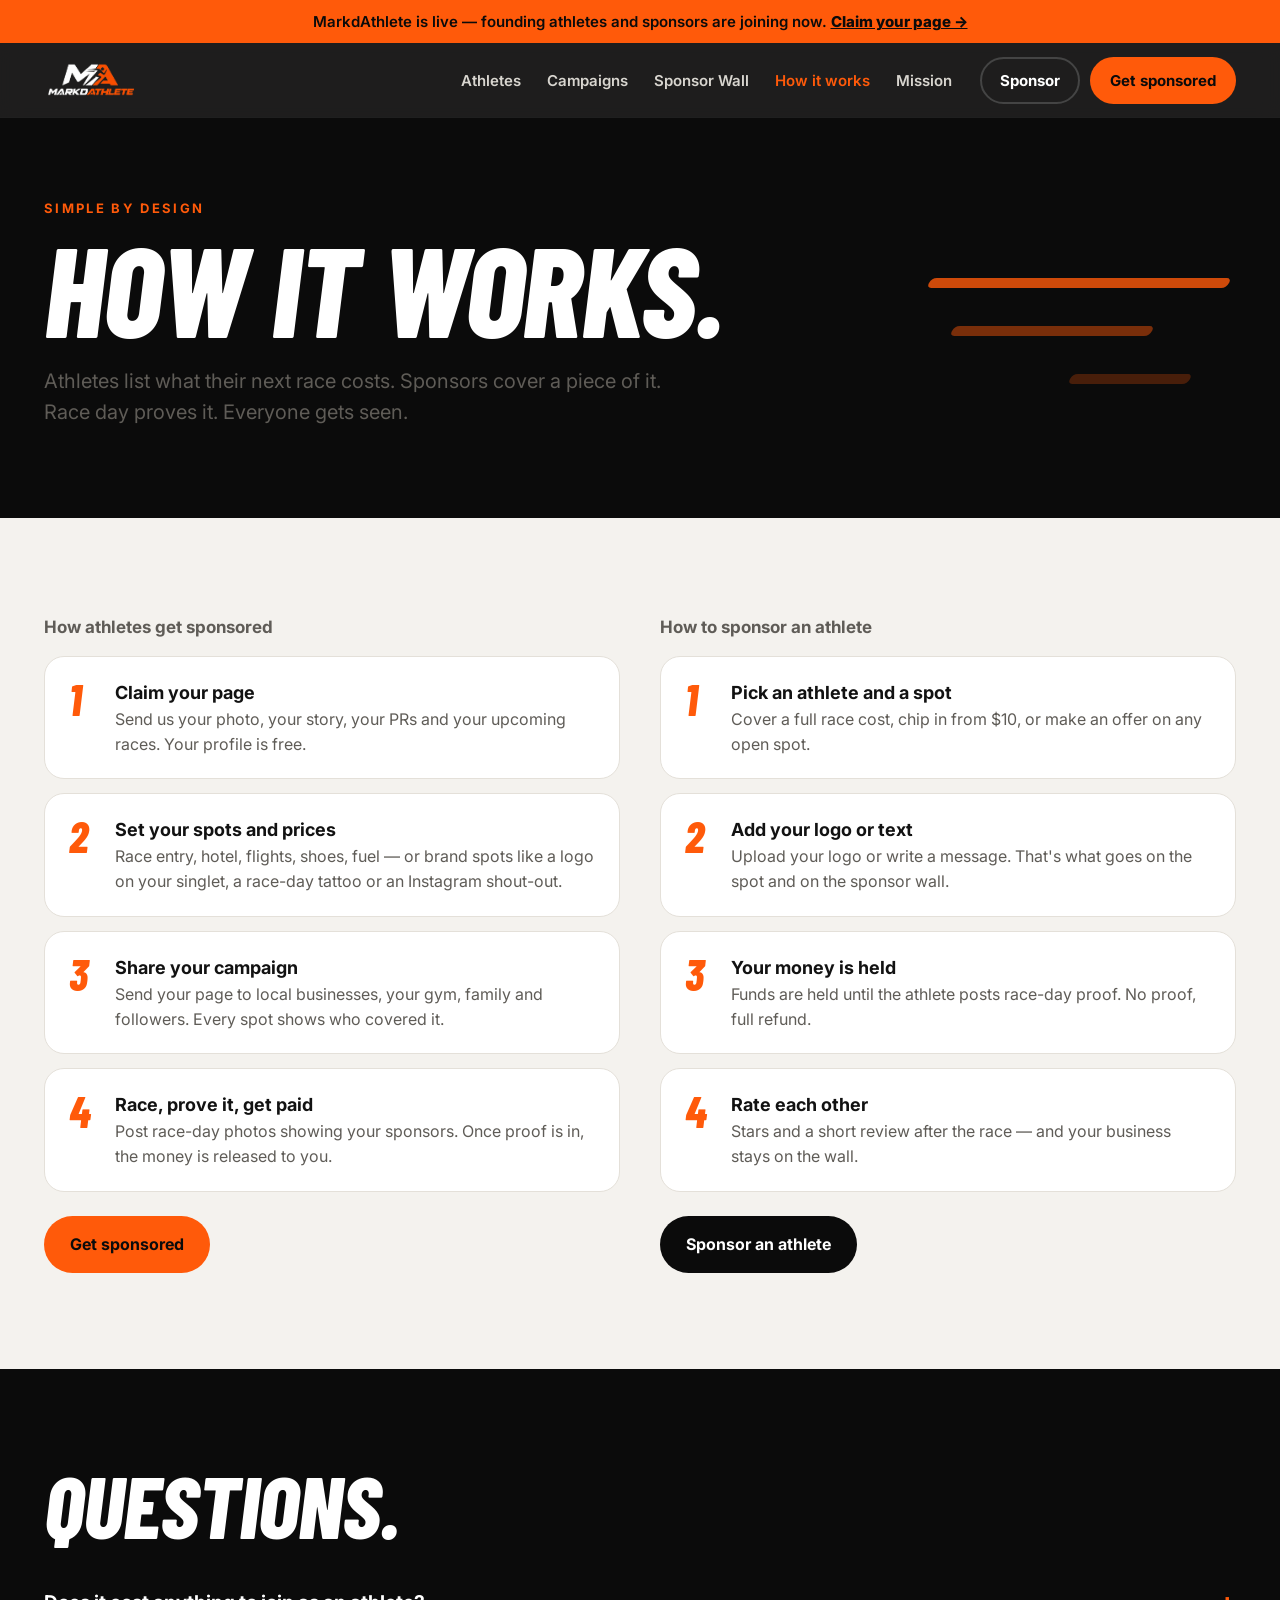
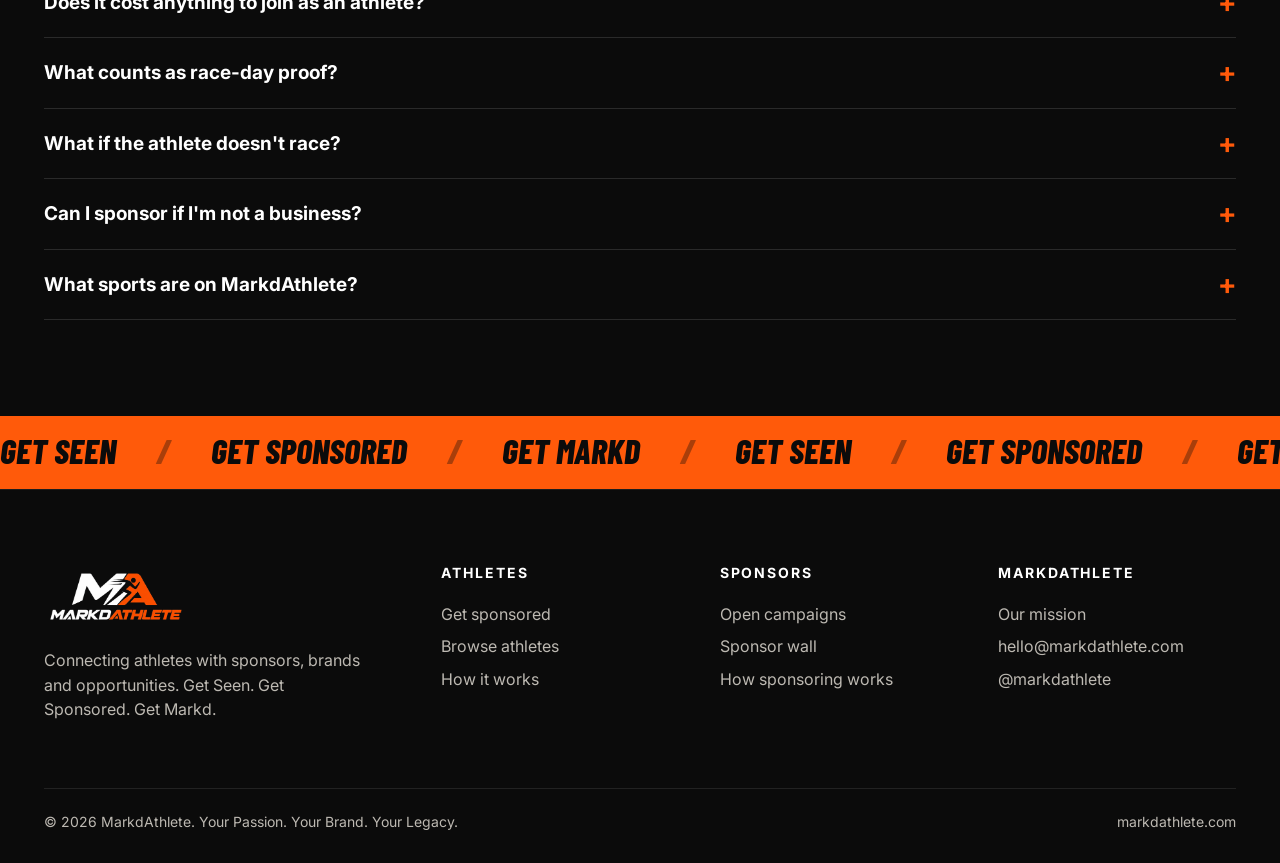
<file: how-it-works.html>
<!doctype html>
<html lang="en">
<head>
<meta charset="utf-8">
<meta name="viewport" content="width=device-width, initial-scale=1">
<title>How it works — MarkdAthlete</title>
<meta name="description" content="How athletes get sponsored and how sponsors back athletes on MarkdAthlete.">
<meta name="theme-color" content="#0b0b0b">
<link rel="icon" href="assets/img/favicon.png">
<link rel="preconnect" href="https://fonts.googleapis.com"><link rel="preconnect" href="https://fonts.gstatic.com" crossorigin>
<link href="https://fonts.googleapis.com/css2?family=Barlow+Condensed:ital,wght@1,700;1,800&family=Inter:wght@400;500;600;700;800&display=swap" rel="stylesheet">
<link rel="stylesheet" href="assets/css/style.css?v=2">
</head>
<body data-page="how">
<div id="site-header"></div>

<section class="page-hero">
  <div class="speed" aria-hidden="true"><i></i><i></i><i></i></div>
  <div class="wrap">
    <p class="eyebrow">Simple by design</p>
    <h1 class="display h-xl">How it works.</h1>
    <p class="lead">Athletes list what their next race costs. Sponsors cover a piece of it. Race day proves it. Everyone gets seen.</p>
  </div>
</section>

<section class="section">
  <div class="wrap how">
    <div id="athletes" style="scroll-margin-top:100px">
      <h3>How athletes get sponsored</h3>
      <div class="how-step reveal"><i>1</i><div><b>Claim your page</b><span>Send us your photo, your story, your PRs and your upcoming races. Your profile is free.</span></div></div>
      <div class="how-step reveal"><i>2</i><div><b>Set your spots and prices</b><span>Race entry, hotel, flights, shoes, fuel — or brand spots like a logo on your singlet, a race-day tattoo or an Instagram shout-out.</span></div></div>
      <div class="how-step reveal"><i>3</i><div><b>Share your campaign</b><span>Send your page to local businesses, your gym, family and followers. Every spot shows who covered it.</span></div></div>
      <div class="how-step reveal"><i>4</i><div><b>Race, prove it, get paid</b><span>Post race-day photos showing your sponsors. Once proof is in, the money is released to you.</span></div></div>
      <a class="btn btn-orange" href="get-sponsored.html" style="margin-top:10px">Get sponsored</a>
    </div>
    <div id="sponsors" style="scroll-margin-top:100px">
      <h3>How to sponsor an athlete</h3>
      <div class="how-step reveal"><i>1</i><div><b>Pick an athlete and a spot</b><span>Cover a full race cost, chip in from $10, or make an offer on any open spot.</span></div></div>
      <div class="how-step reveal"><i>2</i><div><b>Add your logo or text</b><span>Upload your logo or write a message. That's what goes on the spot and on the sponsor wall.</span></div></div>
      <div class="how-step reveal"><i>3</i><div><b>Your money is held</b><span>Funds are held until the athlete posts race-day proof. No proof, full refund.</span></div></div>
      <div class="how-step reveal"><i>4</i><div><b>Rate each other</b><span>Stars and a short review after the race — and your business stays on the wall.</span></div></div>
      <a class="btn btn-dark" href="campaigns.html" style="margin-top:10px">Sponsor an athlete</a>
    </div>
  </div>
</section>

<section class="section dark">
  <div class="wrap">
    <h2 class="display h-lg" style="margin-bottom:24px">Questions.</h2>
    <div class="faq" style="--line:#2a2a2a">
      <details><summary>Does it cost anything to join as an athlete?</summary><p>No. Your page is free. MarkdAthlete keeps a small platform fee from each sponsorship to keep the lights on.</p></details>
      <details><summary>What counts as race-day proof?</summary><p>Photos from the race showing the sponsor's logo or text, plus your official result or bib. For cost spots like a hotel or entry, a receipt or confirmation works too.</p></details>
      <details><summary>What if the athlete doesn't race?</summary><p>If there's no proof, the sponsor gets a full refund.</p></details>
      <details><summary>Can I sponsor if I'm not a business?</summary><p>Yes. Fans, family and friends can chip in from $10 and put their name or a message on the spot.</p></details>
      <details><summary>What sports are on MarkdAthlete?</summary><p>We started with runners — 5K to ultra — plus HYROX and triathlon. Any endurance athlete with a race on the calendar can apply.</p></details>
    </div>
  </div>
</section>

<div id="site-footer"></div>
<script src="assets/js/data.js?v=2"></script>
<script src="assets/js/app.js?v=2"></script>
</body>
</html>
</file>
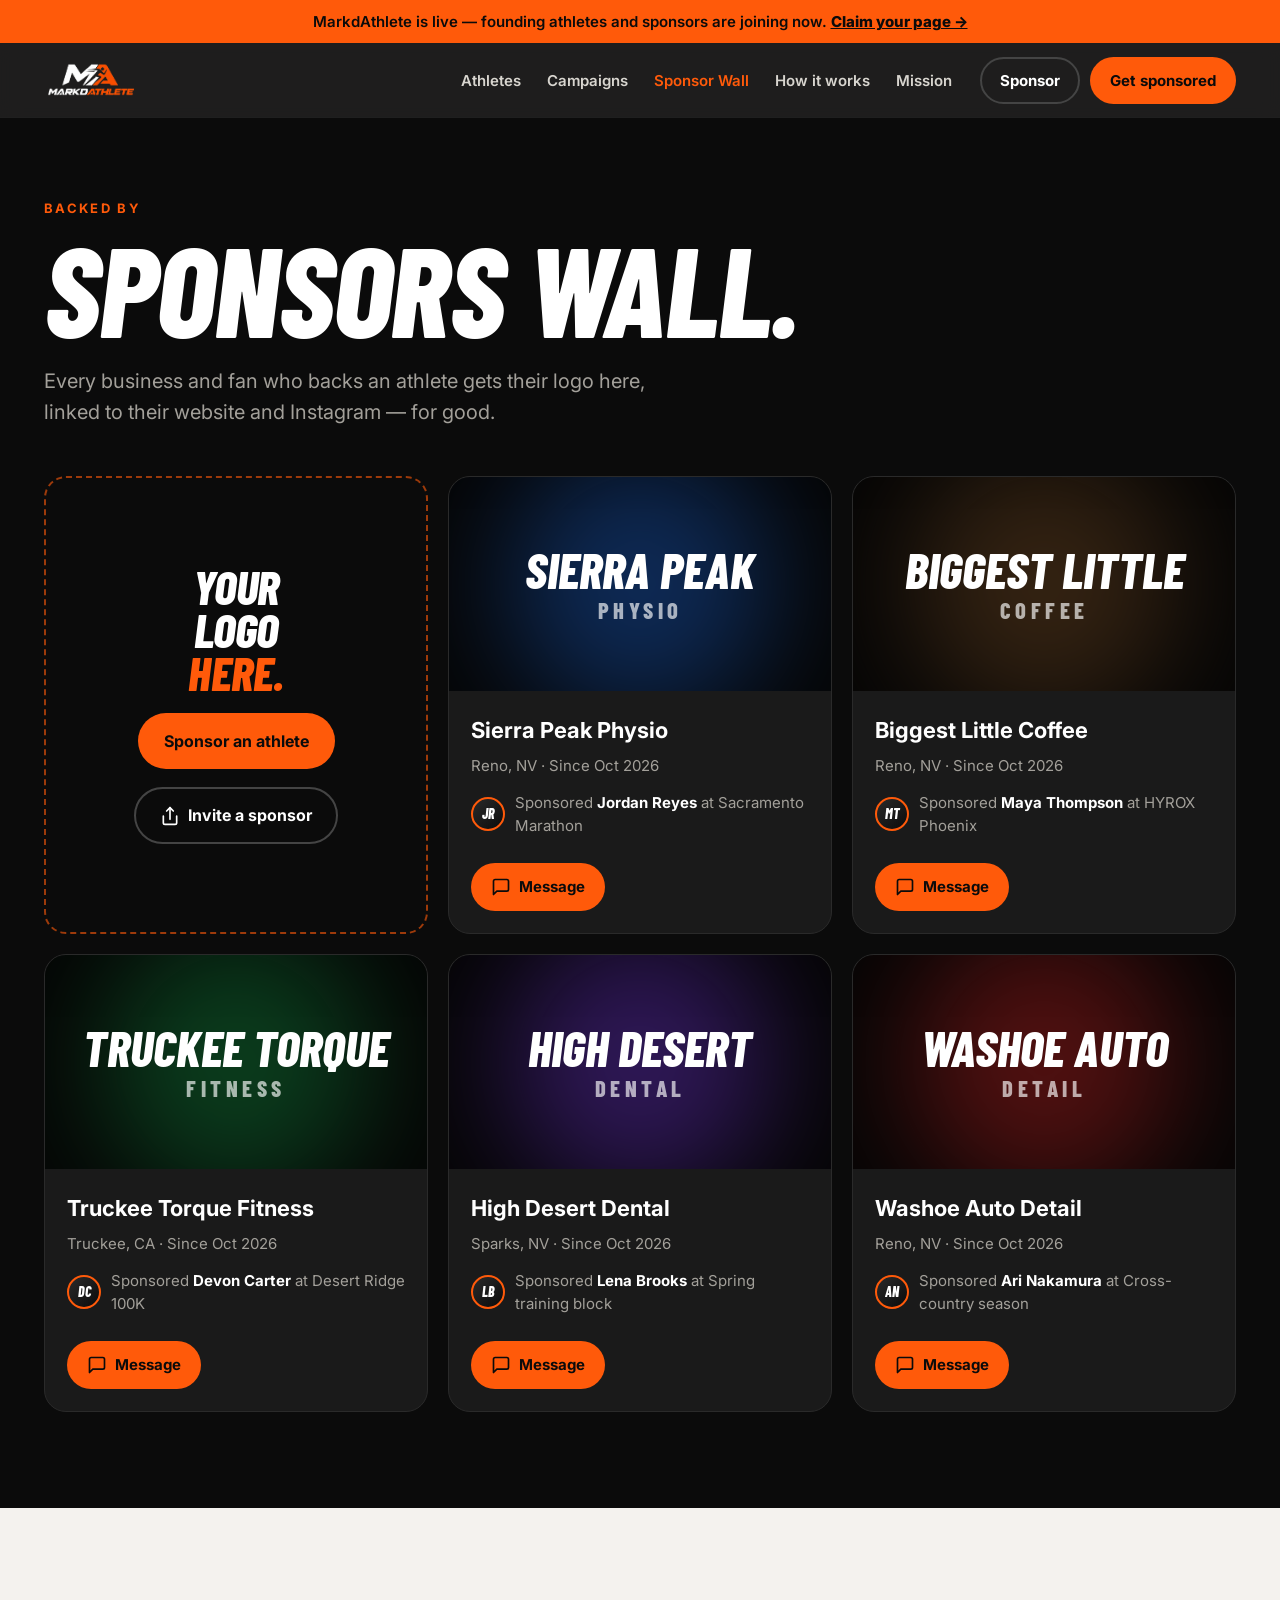
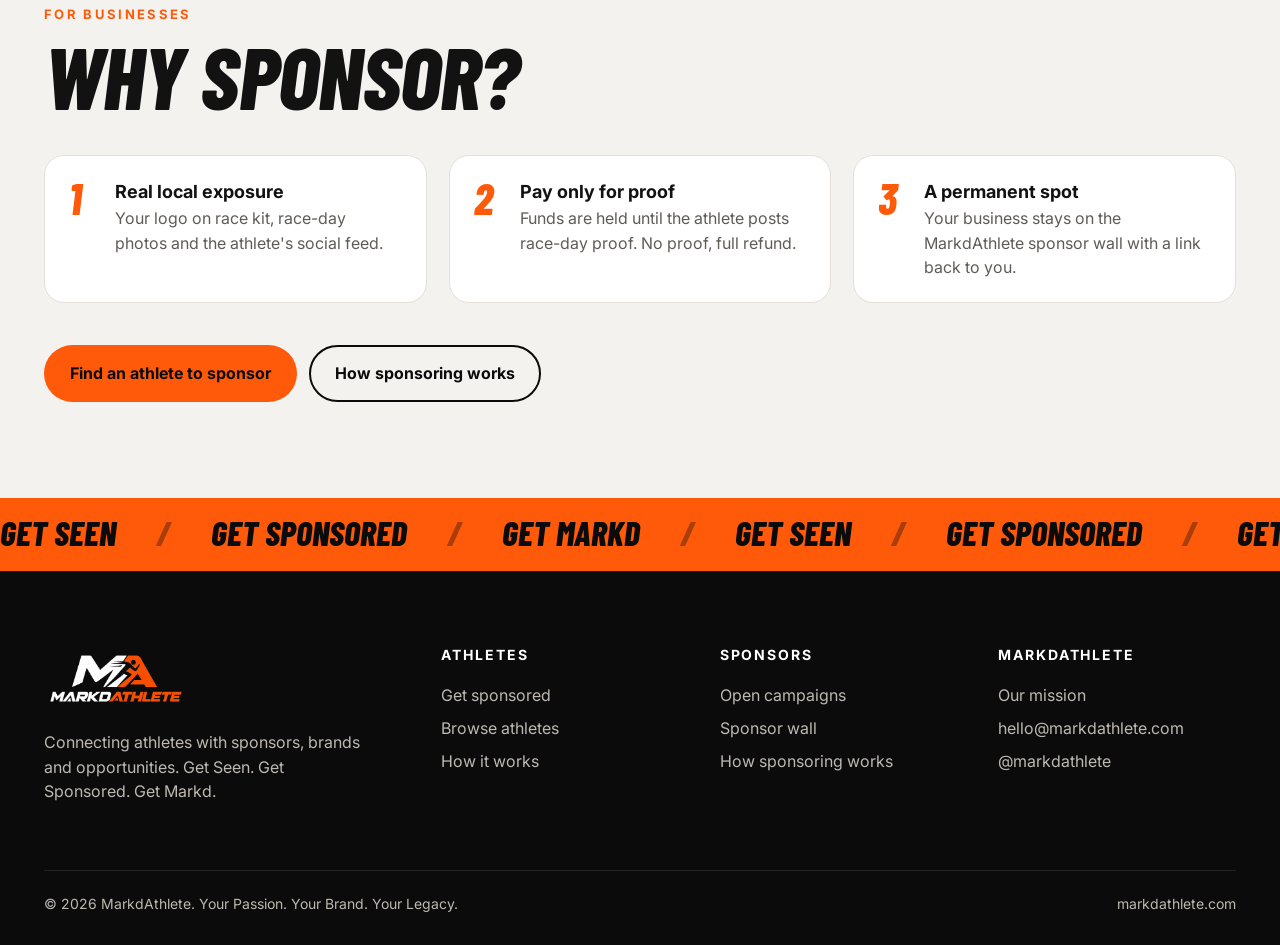
<file: sponsors.html>
<!doctype html>
<html lang="en">
<head>
<meta charset="utf-8">
<meta name="viewport" content="width=device-width, initial-scale=1">
<title>Sponsor wall — MarkdAthlete</title>
<meta name="description" content="Every business and fan who has backed an athlete on MarkdAthlete. Sponsor a race and get your logo on the wall.">
<meta name="theme-color" content="#0b0b0b">
<link rel="icon" href="assets/img/favicon.png">
<link rel="preconnect" href="https://fonts.googleapis.com"><link rel="preconnect" href="https://fonts.gstatic.com" crossorigin>
<link href="https://fonts.googleapis.com/css2?family=Barlow+Condensed:ital,wght@1,700;1,800&family=Inter:wght@400;500;600;700;800&display=swap" rel="stylesheet">
<link rel="stylesheet" href="assets/css/style.css?v=2">
</head>
<body data-page="sponsors">
<div id="site-header"></div>

<section class="dark section" style="padding-top:80px">
  <div class="wrap">
    <p class="eyebrow">Backed by</p>
    <h1 class="display h-xl">Sponsors wall.</h1>
    <p class="lead" style="margin:20px 0 48px">Every business and fan who backs an athlete gets their logo here, linked to their website and Instagram — for good.</p>
    <div class="wall" id="wall"></div>
  </div>
</section>

<section class="section" id="become">
  <div class="wrap">
    <div class="section-head"><div><p class="eyebrow">For businesses</p><h2 class="display h-lg">Why sponsor?</h2></div></div>
    <div class="grid grid-3">
      <div class="how-step reveal"><i>1</i><div><b>Real local exposure</b><span>Your logo on race kit, race-day photos and the athlete's social feed.</span></div></div>
      <div class="how-step reveal"><i>2</i><div><b>Pay only for proof</b><span>Funds are held until the athlete posts race-day proof. No proof, full refund.</span></div></div>
      <div class="how-step reveal"><i>3</i><div><b>A permanent spot</b><span>Your business stays on the MarkdAthlete sponsor wall with a link back to you.</span></div></div>
    </div>
    <div style="display:flex;gap:12px;flex-wrap:wrap;margin-top:28px">
      <a class="btn btn-orange" href="campaigns.html">Find an athlete to sponsor</a>
      <a class="btn btn-outline" href="how-it-works.html#sponsors">How sponsoring works</a>
    </div>
  </div>
</section>

<div id="site-footer"></div>
<script src="assets/js/data.js?v=2"></script>
<script src="assets/js/app.js?v=2"></script>
</body>
</html>
</file>
<file: assets/css/style.css>
/* =========================================================
   MarkdAthlete — theme
   Black + blaze orange, taken from the MA logo.
   ========================================================= */
:root {
  --ink: #0b0b0b;
  --char: #121212;
  --card: #1a1a1a;
  --card-2: #222;
  --line-dark: #2a2a2a;
  --paper: #f4f2ee;
  --white: #ffffff;
  --line: #e4e0d9;
  --text: #121212;
  --muted: #5f5c57;
  --muted-dark: #a3a09a;
  --orange: #ff5a0a;
  --orange-2: #ff7a33;
  --orange-soft: #ffe3d3;
  --radius: 22px;
  --radius-sm: 14px;
  --max: 1240px;
  --display: "Barlow Condensed", "Arial Narrow", Impact, sans-serif;
  --body: "Inter", system-ui, -apple-system, "Segoe UI", sans-serif;
  --shadow: 0 10px 30px rgba(0, 0, 0, .08);
}

*, *::before, *::after { box-sizing: border-box; }
html { scroll-behavior: smooth; }
body {
  margin: 0;
  font-family: var(--body);
  color: var(--text);
  background: var(--paper);
  font-size: 16px;
  line-height: 1.55;
  -webkit-font-smoothing: antialiased;
  overflow-x: hidden;
}
img { max-width: 100%; display: block; }
a { color: inherit; }
button, input, textarea, select { font: inherit; }

.wrap { max-width: var(--max); margin: 0 auto; padding: 0 24px; }
@media (max-width: 640px) { .wrap { padding: 0 16px; } }

/* ---------- Type ---------- */
.display {
  font-family: var(--display);
  font-weight: 800;
  font-style: italic;
  text-transform: uppercase;
  letter-spacing: -.01em;
  line-height: .9;
  margin: 0;
}
.h-xl { font-size: clamp(54px, 10vw, 132px); }
.h-lg { font-size: clamp(44px, 7vw, 88px); }
.h-md { font-size: clamp(34px, 4.6vw, 56px); }
.h-sm { font-size: clamp(26px, 3vw, 34px); }
.hl { color: var(--orange); }
.hl-box { background: var(--orange); color: var(--ink); padding: 0 .12em; display: inline-block; transform: skewX(-6deg); }
.hl-box > span { display: inline-block; transform: skewX(6deg); }
.eyebrow {
  font-size: 13px; font-weight: 700; letter-spacing: .18em; text-transform: uppercase;
  color: var(--orange); margin: 0 0 12px;
}
.lead { font-size: clamp(17px, 1.6vw, 20px); color: var(--muted); max-width: 640px; }
.dark .lead { color: var(--muted-dark); }

/* ---------- Buttons ---------- */
.btn {
  display: inline-flex; align-items: center; justify-content: center; gap: 8px;
  padding: 14px 24px; border-radius: 999px; font-weight: 700; font-size: 16px;
  text-decoration: none; border: 2px solid transparent; cursor: pointer;
  transition: transform .15s ease, background .15s ease, color .15s ease, border-color .15s ease;
  white-space: nowrap;
}
.btn:hover { transform: translateY(-1px); }
.btn:active { transform: translateY(0); }
.btn-orange { background: var(--orange); color: var(--ink); }
.btn-orange:hover { background: var(--orange-2); }
.btn-dark { background: var(--ink); color: var(--white); }
.btn-white { background: var(--white); color: var(--ink); }
.btn-outline { border-color: var(--ink); color: var(--ink); background: transparent; }
.btn-outline:hover { background: var(--ink); color: var(--white); }
.dark .btn-outline, .btn-outline.on-dark { border-color: #444; color: var(--white); }
.dark .btn-outline:hover, .btn-outline.on-dark:hover { background: var(--white); color: var(--ink); border-color: var(--white); }
.btn-sm { padding: 10px 18px; font-size: 15px; }
.btn-block { width: 100%; }
.btn[disabled] { opacity: .45; cursor: not-allowed; transform: none; }
.link-u {
  font-weight: 700; text-decoration: none; border-bottom: 3px solid var(--orange); padding-bottom: 2px;
}
.link-u:hover { color: var(--orange); }
.icon { width: 20px; height: 20px; flex: none; }

/* ---------- Header ---------- */
.announce {
  background: var(--orange); color: var(--ink); text-align: center; font-weight: 600;
  padding: 10px 16px; font-size: 15px;
}
.announce a { font-weight: 800; }
.site-header {
  position: sticky; top: 0; z-index: 50;
  background: rgba(11, 11, 11, .92); backdrop-filter: blur(10px);
  border-bottom: 1px solid #1f1f1f;
}
.nav { display: flex; align-items: center; gap: 28px; height: 74px; }
.nav-logo img { height: 46px; width: auto; }
.nav-links { display: flex; gap: 26px; margin-left: auto; }
.nav-links a { color: #d8d5cf; text-decoration: none; font-weight: 600; font-size: 15px; }
.nav-links a:hover, .nav-links a.active { color: var(--orange); }
.nav-cta { display: flex; gap: 10px; }
.nav-toggle { display: none; margin-left: auto; background: none; border: 0; color: #fff; padding: 8px; cursor: pointer; }
.nav-toggle svg { width: 28px; height: 28px; }
@media (max-width: 960px) {
  .nav-links, .nav-cta { display: none; }
  .nav-toggle { display: block; }
  .site-header.open .nav-links, .site-header.open .nav-cta {
    display: flex; flex-direction: column; position: absolute; left: 0; right: 0;
    background: var(--ink); padding: 8px 16px 0; margin: 0;
  }
  .site-header.open .nav-links { top: 74px; gap: 0; }
  .site-header.open .nav-links a { padding: 14px 4px; border-bottom: 1px solid #222; font-size: 18px; }
  .site-header.open .nav-cta { top: calc(74px + 5 * 55px); padding: 16px 16px 24px; border-bottom: 1px solid #222; }
}

/* ---------- Sections ---------- */
.section { padding: 96px 0; }
.section-sm { padding: 64px 0; }
.dark { background: var(--ink); color: var(--white); }
.section-head { display: flex; justify-content: space-between; align-items: end; gap: 24px; margin-bottom: 40px; flex-wrap: wrap; }
@media (max-width: 640px) { .section { padding: 64px 0; } }

/* speed-line motif (from the logo) */
.speed {
  position: absolute; pointer-events: none; inset: 0; overflow: hidden;
}
.speed i {
  position: absolute; height: 10px; border-radius: 10px; background: var(--orange);
  transform: skewX(-30deg); opacity: .9;
}

/* ---------- Hero ---------- */
.hero { position: relative; background: var(--ink); color: var(--white); overflow: hidden; }
.hero .wrap { position: relative; z-index: 2; padding-top: 88px; padding-bottom: 96px; }
.hero h1 { max-width: 980px; }
.hero .lead { margin: 26px 0 34px; }
.hero-actions { display: flex; gap: 12px; flex-wrap: wrap; }
.hero-figure {
  position: absolute; right: -60px; bottom: -40px; width: min(52vw, 640px); opacity: .1; z-index: 1;
}
.hero-stats { display: flex; gap: 40px; margin-top: 56px; flex-wrap: wrap; }
.hero-stats b { font-family: var(--display); font-style: italic; font-size: 44px; color: var(--orange); display: block; line-height: 1; }
.hero-stats span { color: var(--muted-dark); font-size: 14px; }
.hero .speed i:nth-child(1) { width: 260px; top: 18%; right: 6%; }
.hero .speed i:nth-child(2) { width: 180px; top: 24%; right: 12%; opacity: .6; }
.hero .speed i:nth-child(3) { width: 120px; top: 30%; right: 9%; opacity: .35; }
@media (max-width: 760px) { .hero .speed { display: none; } .hero .wrap { padding-top: 56px; padding-bottom: 64px; } }

/* ---------- Avatars / covers ---------- */
.avatar {
  border-radius: 50%; display: grid; place-items: center; flex: none;
  font-family: var(--display); font-style: italic; font-weight: 800; color: var(--white);
  background: linear-gradient(135deg, #2a2a2a, #0b0b0b);
  border: 3px solid var(--orange); overflow: hidden; position: relative;
}
.avatar img { width: 100%; height: 100%; object-fit: cover; }
.cover {
  position: relative; border-radius: var(--radius); overflow: hidden; background: var(--ink);
  width: 100%; height: clamp(180px, 32vw, 440px);
}
.cover img { width: 100%; height: 100%; object-fit: cover; }
.cover-art { position: absolute; inset: 0; }

/* ---------- Athlete cards ---------- */
.grid { display: grid; gap: 22px; }
.grid-3 { grid-template-columns: repeat(3, 1fr); }
.grid-2 { grid-template-columns: repeat(2, 1fr); }
@media (max-width: 1000px) { .grid-3 { grid-template-columns: repeat(2, 1fr); } }
@media (max-width: 680px) { .grid-3, .grid-2 { grid-template-columns: 1fr; } }

.a-card {
  background: var(--white); border-radius: var(--radius); overflow: hidden; text-decoration: none;
  border: 1px solid var(--line); display: flex; flex-direction: column;
  transition: transform .2s ease, box-shadow .2s ease;
}
.a-card:hover { transform: translateY(-4px); box-shadow: var(--shadow); }
.a-card .cover { border-radius: 0; height: auto; aspect-ratio: 16 / 7; }
.a-card .avatar { width: 76px; height: 76px; font-size: 30px; margin: -40px 0 0 20px; position: relative; z-index: 2; }
.a-card-body { padding: 14px 20px 20px; display: flex; flex-direction: column; gap: 10px; flex: 1; }
.a-card h3 { font-family: var(--display); font-style: italic; font-weight: 800; text-transform: uppercase; font-size: 32px; line-height: 1; margin: 0; }
.a-card .sub { color: var(--muted); font-size: 14px; margin: 0; }
.a-card .race-line {
  margin-top: auto; padding-top: 14px; border-top: 1px solid var(--line);
  display: flex; justify-content: space-between; align-items: center; gap: 10px; font-size: 14px;
}
.a-card .race-line b { display: block; font-size: 15px; }
.pill {
  display: inline-flex; align-items: center; gap: 6px; padding: 6px 12px; border-radius: 999px;
  font-size: 13px; font-weight: 700; background: var(--ink); color: var(--white);
}
.pill-orange { background: var(--orange); color: var(--ink); }
.pill-soft { background: var(--orange-soft); color: #9a3300; }
.chips { display: flex; flex-wrap: wrap; gap: 8px; }
.chip {
  background: var(--white); border: 1px solid var(--line); border-radius: 999px; padding: 7px 14px; font-size: 14px; color: var(--muted);
}
.chip b { color: var(--ink); margin-right: 6px; }

/* ---------- Filters ---------- */
.filters { display: flex; gap: 10px; flex-wrap: wrap; margin-bottom: 28px; align-items: center; }
.filter {
  border: 2px solid var(--ink); background: transparent; border-radius: 999px; padding: 9px 18px; font-weight: 700; cursor: pointer;
}
.filter.on { background: var(--ink); color: var(--white); }
.search {
  margin-left: auto; border: 2px solid var(--line); border-radius: 999px; padding: 10px 18px; min-width: 240px; background: var(--white);
}
.search:focus { outline: none; border-color: var(--orange); }
@media (max-width: 640px) { .search { margin-left: 0; width: 100%; } }

/* ---------- Profile ---------- */
.profile-top { padding-top: 32px; }
.profile-cover { position: relative; }
.profile-cover .avatar { position: absolute; left: 40px; bottom: -64px; width: 150px; height: 150px; font-size: 60px; border-width: 4px; z-index: 3; }
.profile-head { display: flex; justify-content: space-between; gap: 20px; padding-top: 88px; align-items: start; flex-wrap: wrap; }
.profile-head h1 { font-size: clamp(52px, 8vw, 110px); }
.profile-actions { display: flex; gap: 10px; }
.profile-headline { font-size: clamp(18px, 2vw, 24px); font-weight: 600; color: #3a3835; margin: 18px 0 8px; }
.profile-loc { color: var(--muted); font-size: 18px; display: flex; align-items: center; gap: 8px; }
.profile-meta { display: flex; gap: 16px; align-items: center; margin: 18px 0; flex-wrap: wrap; color: var(--muted); }
.socials { display: flex; gap: 12px; margin: 26px 0; flex-wrap: wrap; }
.social {
  background: var(--white); border: 1px solid var(--line); border-radius: var(--radius-sm); padding: 14px 22px; text-decoration: none; min-width: 220px;
}
.social small { display: block; font-size: 11px; letter-spacing: .18em; font-weight: 700; color: var(--muted); text-transform: uppercase; }
.social b { font-size: 18px; }
.social:hover { border-color: var(--orange); }
.bio { font-size: clamp(18px, 1.8vw, 22px); line-height: 1.6; color: #34322f; max-width: 900px; white-space: pre-line; overflow-wrap: anywhere; margin-bottom: 32px; }
.stat-row { display: grid; grid-template-columns: repeat(3, 1fr); gap: 14px; margin: 32px 0; max-width: 760px; }
.stat {
  background: var(--white); border: 1px solid var(--line); border-radius: var(--radius-sm); padding: 18px 20px;
}
.stat b { font-family: var(--display); font-style: italic; font-size: 38px; line-height: 1; display: block; }
.stat span { color: var(--muted); font-size: 14px; }
@media (max-width: 640px) {
  .profile-cover .avatar { left: 20px; width: 112px; height: 112px; font-size: 44px; bottom: -50px; }
  .profile-head { padding-top: 66px; }
  .stat-row { grid-template-columns: 1fr 1fr 1fr; gap: 8px; }
  .stat { padding: 12px; } .stat b { font-size: 26px; } .stat span { font-size: 12px; }
}

/* now taking sponsors banner */
.taking {
  background: var(--ink); color: var(--white); border-radius: var(--radius); padding: 30px 40px;
  display: flex; justify-content: space-between; align-items: center; gap: 20px; margin: 36px 0; flex-wrap: wrap;
  position: relative; overflow: hidden;
}
.taking .speed i:nth-child(1) { width: 200px; right: 240px; top: 20%; opacity: .25; }
.taking .speed i:nth-child(2) { width: 120px; right: 300px; top: 60%; opacity: .15; }
@media (max-width: 640px) { .taking { padding: 24px; } }

/* upcoming races list */
.races { display: grid; gap: 12px; }
.race-row {
  background: var(--white); border: 1px solid var(--line); border-radius: var(--radius-sm); padding: 18px 22px;
  display: grid; grid-template-columns: 90px 1fr auto; gap: 18px; align-items: center;
}
.race-date { text-align: center; border-right: 1px solid var(--line); padding-right: 14px; }
.race-date b { font-family: var(--display); font-style: italic; font-size: 40px; line-height: 1; display: block; }
.race-date span { font-size: 12px; font-weight: 700; letter-spacing: .14em; color: var(--orange); text-transform: uppercase; }
.race-row h4 { margin: 0; font-size: 19px; }
.race-row p { margin: 2px 0 0; color: var(--muted); font-size: 14px; }
@media (max-width: 640px) { .race-row { grid-template-columns: 70px 1fr; } .race-row > :last-child { grid-column: 1 / -1; } }

/* ---------- Campaign ---------- */
.campaign { display: grid; grid-template-columns: 1fr 420px; gap: 24px; align-items: start; }
@media (max-width: 1060px) { .campaign { grid-template-columns: 1fr; } }
.camp-main {
  background: radial-gradient(120% 70% at 10% 0%, #2a1406 0%, var(--ink) 55%); color: var(--white);
  border-radius: 28px; padding: 36px; position: relative; overflow: hidden;
}
@media (max-width: 640px) { .camp-main { padding: 22px; border-radius: 22px; } }
.camp-top { display: flex; align-items: center; gap: 12px; justify-content: space-between; flex-wrap: wrap; }
.camp-who { display: flex; align-items: center; gap: 12px; font-weight: 700; font-size: 18px; text-decoration: none; }
.camp-who .avatar, .a-card .camp-who .avatar { margin: 0; width: 52px; height: 52px; font-size: 22px; border-width: 2px; }
.camp-main h2 { margin: 24px 0 14px; font-size: clamp(40px, 6vw, 76px); }
.camp-sub { color: #cfcbc4; font-size: 18px; margin: 0; }
.camp-sub b { color: var(--white); }
.camp-stats { display: grid; grid-template-columns: repeat(3, 1fr); background: var(--card); border-radius: var(--radius-sm); margin: 28px 0 10px; }
.camp-stats > div { padding: 18px 22px; border-right: 1px solid var(--line-dark); }
.camp-stats > div:last-child { border-right: 0; }
.camp-stats b { font-family: var(--display); font-style: italic; font-size: 44px; line-height: 1; display: block; }
.camp-stats > div:first-child b { color: var(--orange); }
.camp-stats span { color: var(--muted-dark); font-size: 15px; }
.camp-note { color: var(--muted-dark); font-size: 14px; margin: 0 0 24px; }
@media (max-width: 640px) { .camp-stats > div { padding: 14px; } .camp-stats b { font-size: 30px; } .camp-stats span { font-size: 12px; } }

.spots { display: grid; grid-template-columns: repeat(2, 1fr); gap: 16px; }
@media (max-width: 640px) { .spots { grid-template-columns: 1fr; } }
.spot {
  background: var(--card); border: 2px solid var(--card); border-radius: 20px; padding: 24px; display: flex; flex-direction: column; gap: 6px;
  transition: border-color .15s ease;
}
.spot.selected { border-color: var(--orange); }
.spot.taken { opacity: .55; }
.spot small { font-size: 12px; letter-spacing: .18em; font-weight: 700; color: var(--muted-dark); text-transform: uppercase; }
.spot h4 { margin: 4px 0 0; font-size: 22px; }
.spot .price { font-family: var(--display); font-style: italic; font-weight: 800; font-size: 46px; line-height: 1.05; }
.spot .btn { margin-top: 14px; }
.spot .alt { display: flex; flex-direction: column; align-items: center; gap: 6px; margin-top: 10px; }
.spot .alt button { background: none; border: 0; color: #e8e5df; text-decoration: underline; text-underline-offset: 3px; cursor: pointer; font-size: 15px; padding: 4px; }
.spot .alt button:hover { color: var(--orange); }
.spot .taken-by { margin-top: 14px; padding: 12px 14px; border-radius: 12px; background: #111; color: var(--muted-dark); font-size: 14px; }
.spot .taken-by b { color: var(--white); }

/* sponsor form panel */
.panel {
  background: var(--white); border: 1px solid var(--line); border-radius: 24px; padding: 28px; position: sticky; top: 96px;
}
@media (max-width: 1060px) { .panel { position: static; } }
.panel h3 { margin: 0 0 4px; }
.step { display: flex; align-items: center; gap: 14px; margin: 26px 0 14px; }
.step i {
  width: 40px; height: 40px; border-radius: 50%; background: var(--orange); color: var(--ink); display: grid; place-items: center;
  font-family: var(--display); font-weight: 800; font-size: 22px; flex: none;
}
.step b { font-size: 20px; }
.picked {
  border: 2px dashed var(--line); border-radius: var(--radius-sm); padding: 16px 18px; color: var(--muted);
}
.picked.has { border-style: solid; border-color: var(--orange); color: var(--ink); background: #fff8f3; }
.picked .amt-row { display: flex; gap: 8px; align-items: center; margin-top: 10px; }
.field { margin-bottom: 16px; }
.field label, .label { display: block; font-weight: 700; font-size: 15px; margin-bottom: 6px; }
.field label small, .label small { font-weight: 400; color: var(--muted); }
.input, textarea.input {
  width: 100%; border: 2px solid var(--line); border-radius: 12px; padding: 13px 16px; background: var(--white); font-size: 16px;
}
.input:focus { outline: none; border-color: var(--orange); }
textarea.input { min-height: 96px; resize: vertical; }
.help { font-size: 14px; color: var(--muted); margin: 6px 0 0; }
.or { display: flex; align-items: center; gap: 12px; color: var(--muted); margin: 18px 0; }
.or::before, .or::after { content: ""; height: 1px; background: var(--line); flex: 1; }
.swatches { display: flex; gap: 8px; margin-top: 10px; flex-wrap: wrap; }
.swatch {
  width: 36px; height: 36px; border-radius: 50%; border: 2px solid var(--line); cursor: pointer; padding: 0;
}
.swatch.on { outline: 3px solid var(--ink); outline-offset: 2px; }
.check {
  display: flex; gap: 12px; align-items: flex-start; border: 1px solid var(--line); border-radius: var(--radius-sm); padding: 14px; font-size: 15px; cursor: pointer;
}
.check input { width: 20px; height: 20px; margin-top: 2px; accent-color: var(--orange); flex: none; }
.check.plain { border: 0; padding: 0; }
.upload-preview {
  margin-top: 10px; border-radius: 12px; background: var(--ink); min-height: 0; display: none; place-items: center; padding: 16px;
}
.upload-preview.on { display: grid; }
.upload-preview img { max-height: 120px; }
details.terms { margin: 18px 0 12px; color: var(--muted); font-size: 14px; }
details.terms summary { cursor: pointer; font-weight: 700; }
details.terms ul { padding-left: 18px; }
.preview-tag {
  margin-top: 10px; display: none; padding: 14px; border-radius: 12px; background: var(--ink);
  font-family: var(--display); font-style: italic; font-weight: 800; font-size: 28px; text-transform: uppercase; text-align: center;
}
.preview-tag.on { display: block; }
.success {
  display: none; text-align: center; padding: 20px 0;
}
.success.on { display: block; }
.success .tick { width: 64px; height: 64px; border-radius: 50%; background: var(--orange); display: grid; place-items: center; margin: 0 auto 16px; }

/* ---------- Sponsor wall ---------- */
.wall { display: grid; grid-template-columns: repeat(3, 1fr); gap: 20px; }
@media (max-width: 1000px) { .wall { grid-template-columns: repeat(2, 1fr); } }
@media (max-width: 640px) { .wall { grid-template-columns: 1fr; } }
.s-card {
  background: var(--card); border: 1px solid var(--line-dark); border-radius: var(--radius); overflow: hidden; display: flex; flex-direction: column;
  transition: border-color .2s ease, transform .2s ease;
}
.s-card:hover { border-color: var(--orange); transform: translateY(-3px); }
.s-logo {
  background: #050505; aspect-ratio: 16 / 9; display: grid; place-items: center; padding: 24px; position: relative; overflow: hidden;
}
.s-logo img { max-height: 70%; max-width: 80%; object-fit: contain; }
.s-mono {
  font-family: var(--display); font-style: italic; font-weight: 800; text-transform: uppercase; text-align: center;
  font-size: clamp(34px, 4vw, 50px); line-height: .9; color: var(--white); position: relative; z-index: 1;
}
.s-mono em { display: block; font-size: .45em; letter-spacing: .2em; font-style: normal; opacity: .65; margin-top: 8px; }
.s-glow { position: absolute; width: 70%; aspect-ratio: 1; border-radius: 50%; filter: blur(60px); opacity: .35; }
.s-body { padding: 22px; display: flex; flex-direction: column; gap: 6px; flex: 1; }
.s-body h4 { margin: 0; font-size: 22px; color: var(--white); }
.s-body .meta { color: var(--muted-dark); font-size: 15px; margin: 0; }
.s-body .backed { display: flex; gap: 10px; align-items: center; color: var(--muted-dark); font-size: 15px; margin-top: 8px; }
.s-body .backed .avatar { width: 34px; height: 34px; font-size: 14px; border-width: 2px; }
.s-body .backed b { color: var(--white); }
.s-actions { display: flex; gap: 8px; margin-top: auto; padding-top: 20px; flex-wrap: wrap; }
.s-card.invite {
  background: transparent; border: 2px dashed rgba(255, 90, 10, .6); align-items: center; justify-content: center; text-align: center;
  padding: 40px 24px; gap: 18px; min-height: 380px;
}
.s-card.invite:hover { transform: none; }
.s-card.invite .display { font-size: 48px; }

/* ---------- How it works ---------- */
.how { display: grid; grid-template-columns: 1fr 1fr; gap: 40px; }
@media (max-width: 860px) { .how { grid-template-columns: 1fr; } }
.how h3 { font-size: 17px; color: var(--muted); margin: 0 0 16px; font-weight: 700; }
.how-step {
  background: var(--white); border: 1px solid var(--line); border-radius: 20px; padding: 22px 24px;
  display: flex; gap: 18px; margin-bottom: 14px; align-items: flex-start;
}
.how-step i { font-family: var(--display); font-weight: 800; font-size: 44px; color: var(--orange); line-height: .9; min-width: 28px; }
.how-step b { display: block; font-size: 18px; }
.how-step span { color: var(--muted); }
.dark .how-step { background: var(--card); border-color: var(--line-dark); }
.dark .how-step span, .dark .how h3 { color: var(--muted-dark); }

/* ---------- Mission ---------- */
.mission { position: relative; overflow: hidden; }
.mission .wrap { position: relative; z-index: 2; }
.mission-grid { display: grid; grid-template-columns: 1.1fr 1fr; gap: 60px; align-items: center; }
@media (max-width: 900px) { .mission-grid { grid-template-columns: 1fr; gap: 30px; } }
.mission p.big { font-size: clamp(22px, 2.6vw, 32px); font-weight: 600; line-height: 1.35; margin: 0 0 22px; }
.mission p:not(.eyebrow) { color: var(--muted-dark); font-size: 18px; }
.pillars { display: grid; gap: 12px; }
.pillar {
  border-left: 6px solid var(--orange); padding: 14px 22px; background: var(--card); border-radius: 0 var(--radius-sm) var(--radius-sm) 0;
  font-family: var(--display); font-style: italic; font-weight: 800; text-transform: uppercase; font-size: clamp(30px, 3.6vw, 44px); line-height: 1;
}
.mission .speed i:nth-child(1) { width: 380px; left: -60px; bottom: 60px; opacity: .2; }
.mission .speed i:nth-child(2) { width: 220px; left: -40px; bottom: 90px; opacity: .12; }

.tagline-strip {
  background: var(--orange); color: var(--ink); overflow: hidden; white-space: nowrap; padding: 18px 0;
}
.marquee { display: inline-flex; gap: 40px; animation: marq 28s linear infinite; }
.marquee span { font-family: var(--display); font-style: italic; font-weight: 800; text-transform: uppercase; font-size: 34px; line-height: 1; }
.marquee span::after { content: "/"; margin-left: 40px; opacity: .35; }
@keyframes marq { to { transform: translateX(-50%); } }
@media (prefers-reduced-motion: reduce) { .marquee { animation: none; } }

/* ---------- CTA band ---------- */
.cta-band {
  background: var(--ink); color: var(--white); border-radius: 28px; padding: 56px; display: grid; grid-template-columns: 1.4fr 1fr; gap: 30px; align-items: center;
  position: relative; overflow: hidden;
}
.cta-band img { width: 100%; max-width: 340px; justify-self: end; opacity: .95; }
@media (max-width: 820px) { .cta-band { grid-template-columns: 1fr; padding: 32px; } .cta-band img { justify-self: start; max-width: 220px; } }

/* ---------- FAQ ---------- */
.faq details { border-bottom: 1px solid var(--line); padding: 20px 0; }
.faq summary { cursor: pointer; font-weight: 700; font-size: 19px; list-style: none; display: flex; justify-content: space-between; gap: 20px; }
.faq summary::after { content: "+"; color: var(--orange); font-size: 28px; line-height: 1; }
.faq details[open] summary::after { content: "–"; }
.faq p { color: var(--muted); margin: 12px 0 0; max-width: 780px; }

/* ---------- Apply form ---------- */
.form-card { background: var(--white); border: 1px solid var(--line); border-radius: 24px; padding: 36px; }
.form-grid { display: grid; grid-template-columns: 1fr 1fr; gap: 0 18px; }
.form-grid .full { grid-column: 1 / -1; }
@media (max-width: 640px) { .form-grid { grid-template-columns: 1fr; } .form-card { padding: 22px; } }
.spot-picker { display: flex; flex-wrap: wrap; gap: 8px; }
.spot-picker label {
  border: 2px solid var(--line); border-radius: 999px; padding: 8px 14px; cursor: pointer; font-weight: 600; font-size: 14px; display: flex; gap: 6px; align-items: center;
}
.spot-picker input { accent-color: var(--orange); }
.spot-picker label:has(input:checked) { border-color: var(--orange); background: #fff8f3; }

/* ---------- Footer ---------- */
.site-footer { background: var(--ink); color: #bdb9b2; padding: 72px 0 30px; border-top: 1px solid #1d1d1d; }
.foot-grid { display: grid; grid-template-columns: 1.5fr 1fr 1fr 1fr; gap: 40px; }
@media (max-width: 860px) { .foot-grid { grid-template-columns: 1fr 1fr; } }
.site-footer img { height: 70px; width: auto; margin-bottom: 16px; }
.site-footer h5 { color: var(--white); font-size: 14px; letter-spacing: .14em; text-transform: uppercase; margin: 0 0 14px; }
.site-footer a { display: block; text-decoration: none; padding: 4px 0; }
.site-footer a:hover { color: var(--orange); }
.foot-bottom { border-top: 1px solid #222; margin-top: 50px; padding-top: 22px; display: flex; justify-content: space-between; gap: 20px; flex-wrap: wrap; font-size: 14px; }

/* ---------- Toast / modal ---------- */
.toast {
  position: fixed; left: 50%; bottom: 24px; transform: translateX(-50%) translateY(120px); background: var(--ink); color: var(--white);
  padding: 14px 22px; border-radius: 999px; font-weight: 600; z-index: 99; transition: transform .3s ease; border: 1px solid #333;
}
.toast { opacity: 0; }
.toast.on { transform: translateX(-50%) translateY(0); opacity: 1; }

/* reveal */
.reveal { opacity: 0; transform: translateY(18px); transition: opacity .6s ease, transform .6s ease; }
.reveal.in { opacity: 1; transform: none; }
@media (prefers-reduced-motion: reduce) { .reveal { opacity: 1; transform: none; } }

.page-hero { background: var(--ink); color: var(--white); padding: 80px 0 70px; position: relative; overflow: hidden; }
.page-hero .speed i:nth-child(1) { width: 300px; right: 4%; top: 40%; opacity: .8; }
.page-hero .speed i:nth-child(2) { width: 200px; right: 10%; top: 52%; opacity: .45; }
.page-hero .speed i:nth-child(3) { width: 120px; right: 7%; top: 64%; opacity: .25; }
@media (max-width: 760px) { .page-hero .speed { display: none; } .page-hero { padding: 56px 0 48px; } }
.page-hero .lead { margin-top: 20px; }
.empty { text-align: center; padding: 60px 20px; color: var(--muted); }
.visually-hidden { position: absolute; width: 1px; height: 1px; overflow: hidden; clip: rect(0 0 0 0); }
.taking > div:not(.speed), .taking > a { position: relative; z-index: 1; }
</file>
